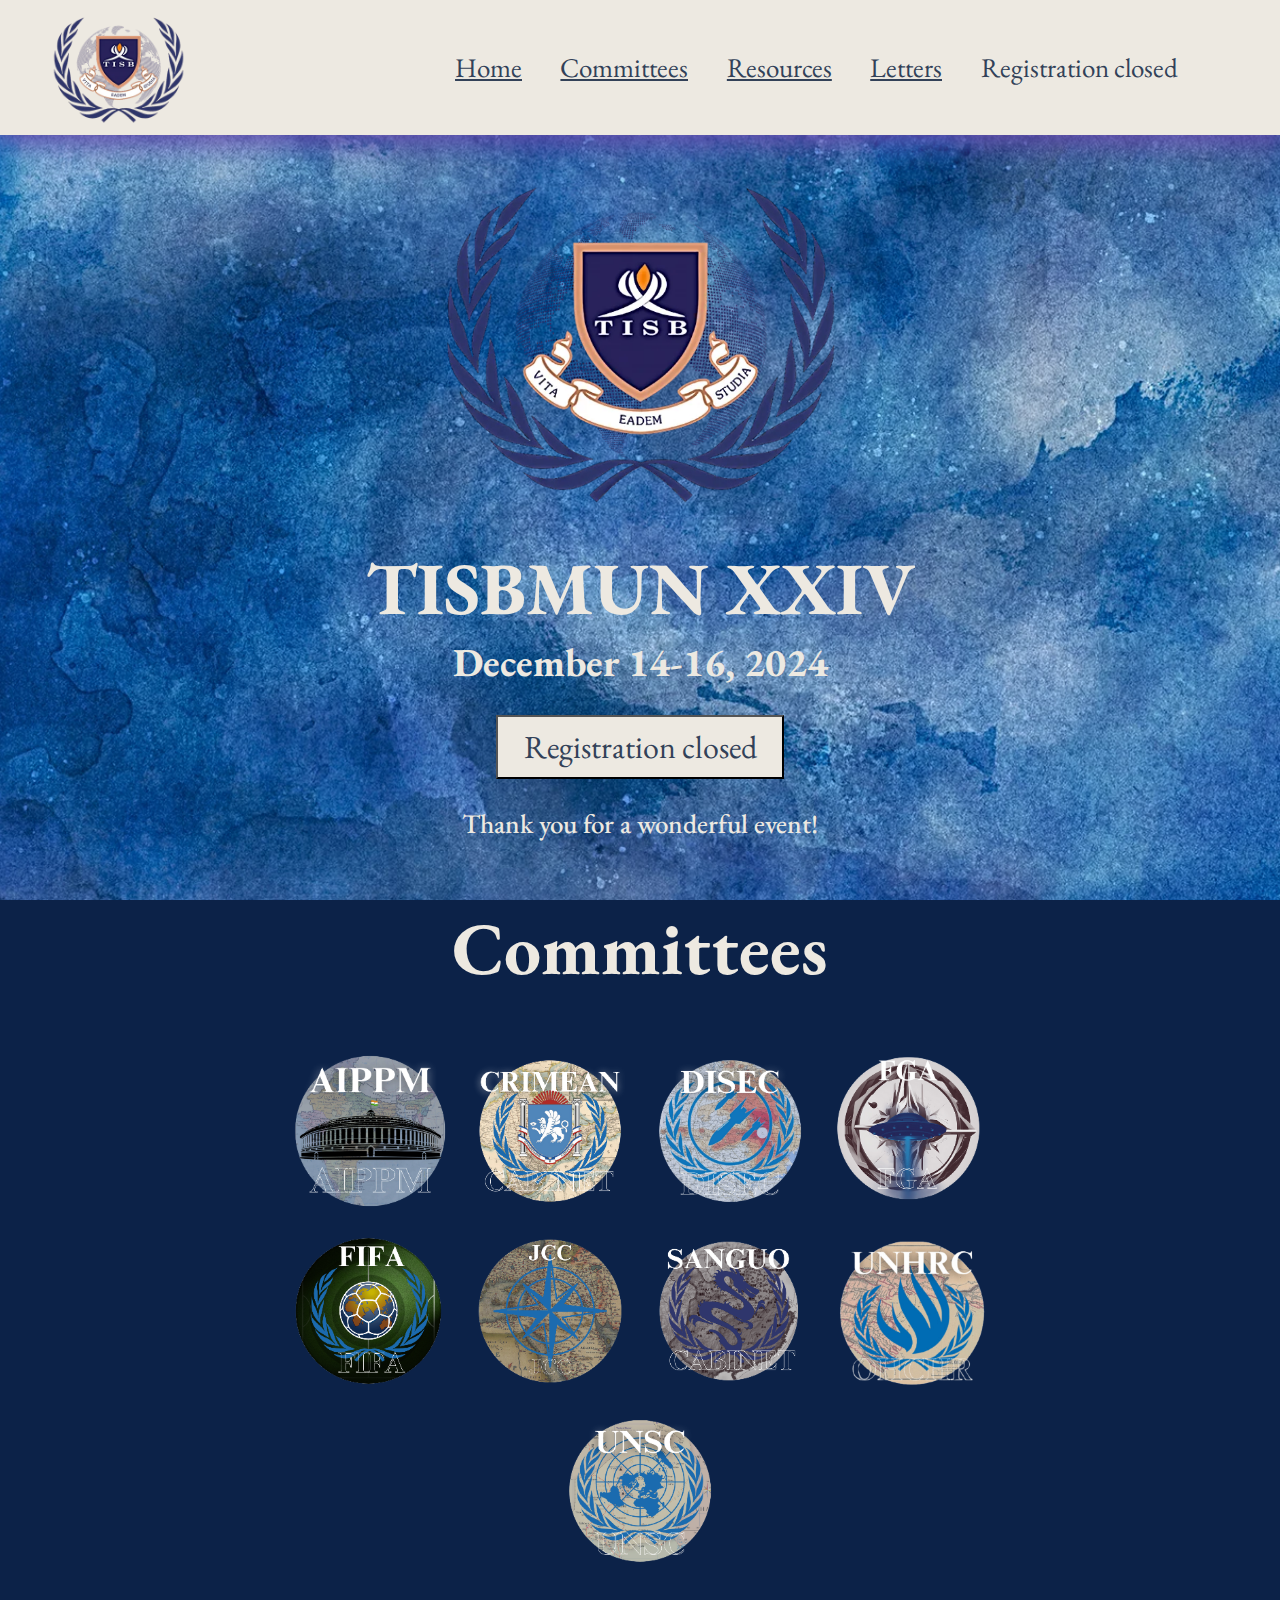
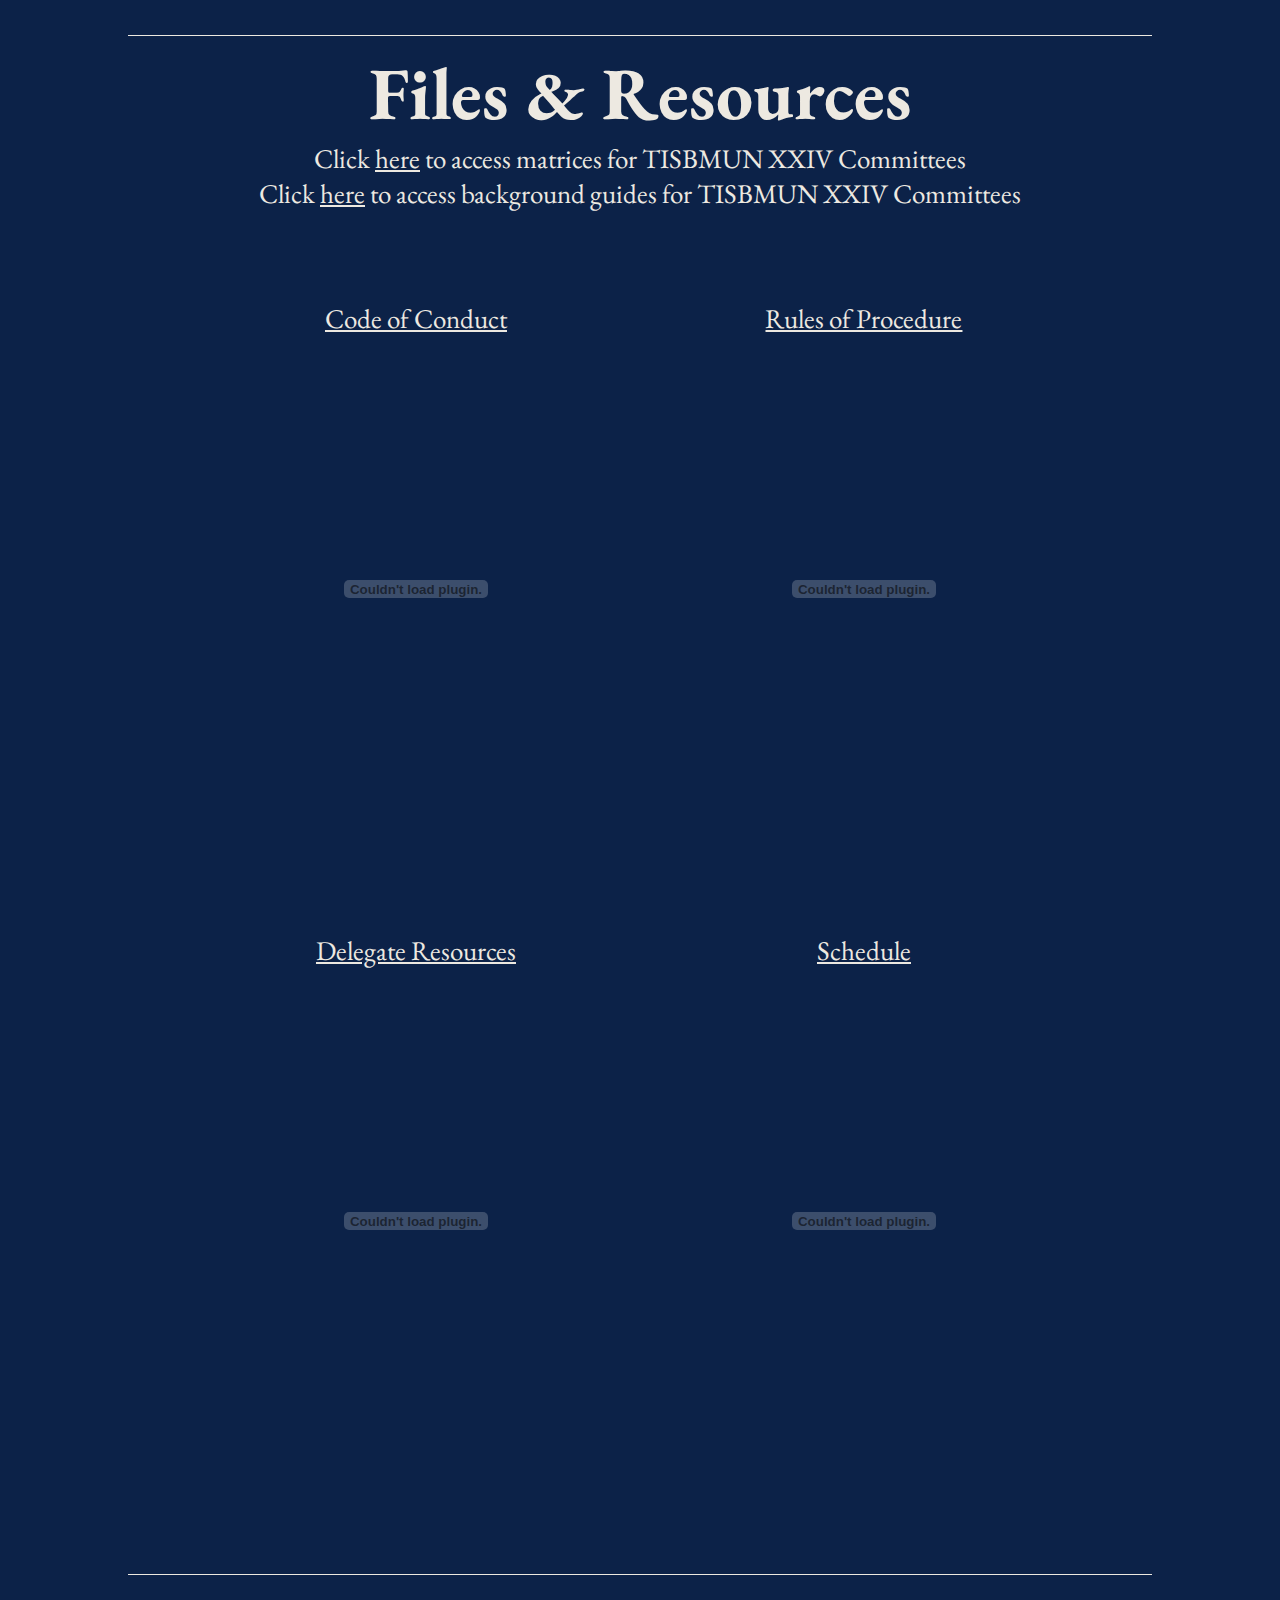
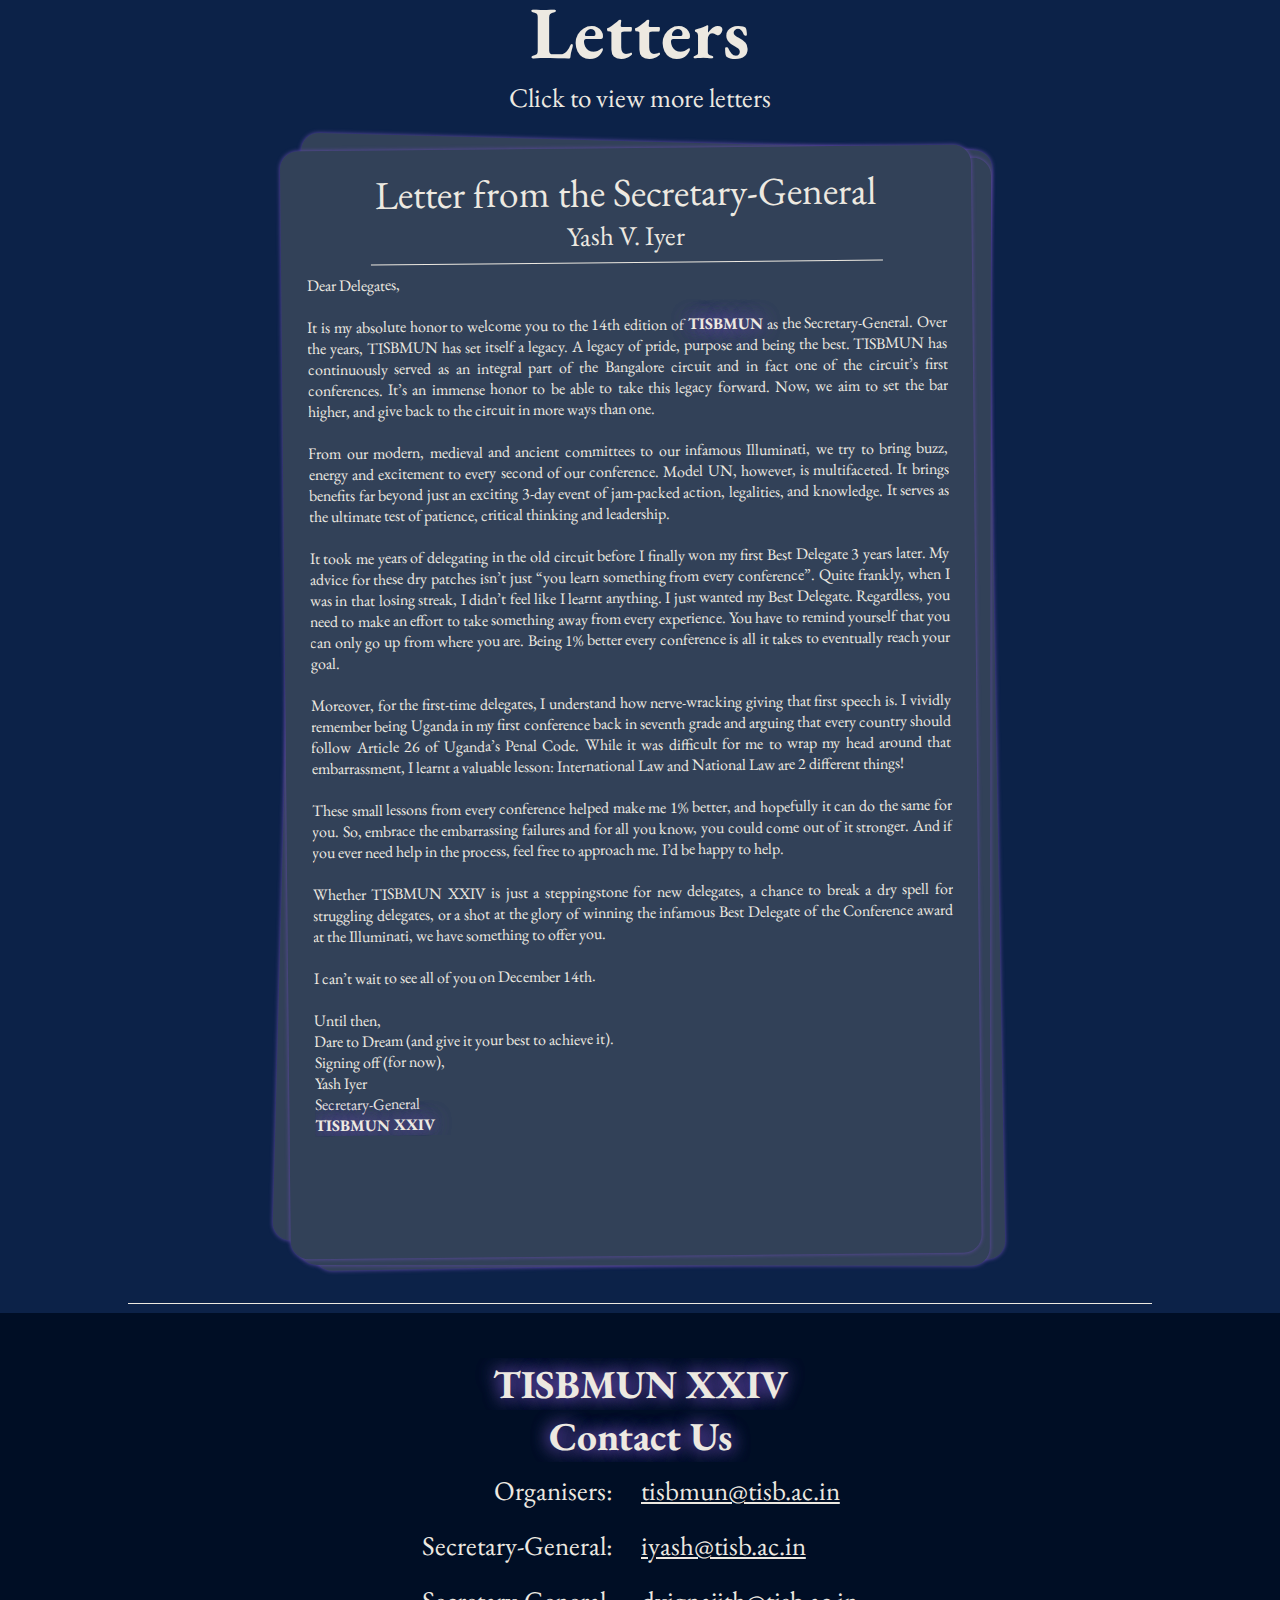
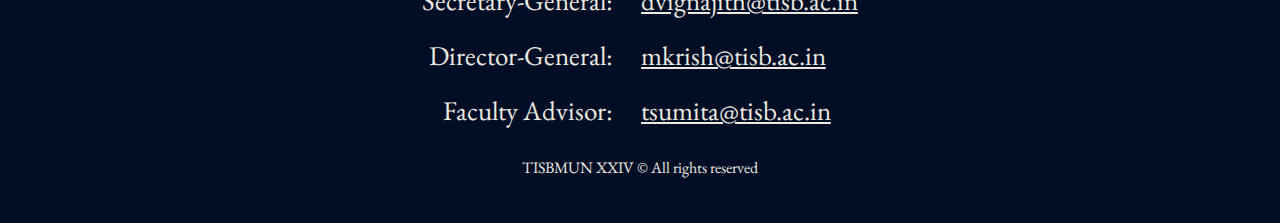
<file: index.html>
<!DOCTYPE html>
<html lang="en">
<head>
    <!-- Google tag (gtag.js) -->
    <script async src="https://www.googletagmanager.com/gtag/js?id=G-0DMDKBRGB9"></script>
    <script>
      window.dataLayer = window.dataLayer || [];
      function gtag(){dataLayer.push(arguments);}
      gtag('js', new Date());
    
      gtag('config', 'G-0DMDKBRGB9');
    </script>
    <meta charset="UTF-8">
    <meta name="viewport" content="width=device-width, initial-scale=1.0">
    <title>TISBMUN XXIV</title>
    <link rel="stylesheet" href="/styles/global.css">
    
    <link rel="preconnect" href="https://fonts.googleapis.com">
    <link rel="preconnect" href="https://fonts.gstatic.com" crossorigin>
    <link href="https://fonts.googleapis.com/css2?family=EB+Garamond:ital,wght@0,400..800;1,400..800&family=Saira+Stencil+One&display=swap" rel="stylesheet">
</head>
<body>
    <script src="/main.js"></script>
    <div class="container" id="frontpagecontainer">
        <div id="navbar">
            <div id="logoholder">
                <img src="/assets/logo_mun.webp" alt="TISBMUN Logo">
            </div>
            <div id="spacer"></div>
            <div id="linkholder">
                <a href="/">Home</a>
                <a href="/#committees">Committees</a>
                <a href="/#files">Resources</a>
                <a href="/#letters">Letters</a>
                <a target="_blank">Registration closed</a>
            </div>
        </div>
        <div id="frontpage">
            <div><img src="/assets/logo_mun.webp" alt="TISBMUN Logo"></div>
            <div>
                <h1>TISBMUN XXIV</h1>
                <h2>December 14-16, 2024</h2>
                <div id="buttondiv"><a target="_blank"><button>Registration closed</button></a></div>
                <h4 style="font-weight: 500;">Thank you for a wonderful event!</h4>
            </div>
        </div>
    </div>
    <div class="container">
        <h1 id="committees">Committees</h1>
        <div class="container" id="cont_comm_logos">
            <a href="/committee/aippm.html"><img loading="eager" src="/assets/comm_logos/AIPPM.png" alt="AIPPM"></a>
            <a href="/committee/cc.html"><img loading="eager" src="/assets/comm_logos/CC.png" alt="Crimean Cabinet"></a>
            <a href="/committee/disec.html"><img loading="eager" src="/assets/comm_logos/DISEC.png" alt="DISEC"></a>
            <a href="/committee/fga.html"><img loading="eager" src="/assets/comm_logos/FGA.png" alt="FGA"></a>
            <a href="/committee/fifa.html"><img loading="eager" src="/assets/comm_logos/FIFA.png" alt="FIFA"></a>
            <!-- <a href="/committee/icj.html"><img loading="eager" src="/assets/comm_logos/ICJ.png" alt="ICJ"></a> -->
            <a href="/committee/jcc.html"><img loading="eager" src="/assets/comm_logos/JCC.png" alt="JCC"></a>
            <a href="/committee/sanguo.html"><img loading="eager" src="/assets/comm_logos/SANGUO.png" alt="Sanguo"></a>
            <a href="/committee/unhrc.html"><img loading="eager" src="/assets/comm_logos/UNHRC.png" alt="UNHRC"></a>
            <a href="/committee/unsc.html"><img loading="eager" src="/assets/comm_logos/UNSC.png" alt="UNSC"></a>
        </div>
        <div class="hl"></div>
        <h1 id="files">Files & Resources</h1>
        <h4>Click <a href="https://drive.google.com/drive/folders/1lToMjqTuqNXIbnj9JhPtK-RyIFQQM6HC?usp=sharing">here</a> to access matrices for TISBMUN XXIV Committees</h4>
        <h4>Click <a href="https://drive.google.com/drive/folders/1rBf0FVb40vspraFeqE-4cva0cTT4NVJs?usp=sharing">here</a> to access background guides for TISBMUN XXIV Committees</h4>
        <div class="container" id="cont_files">
<!--             <div>
                <a href="/assets/files/TISBMUN XXIV Brochure.pdf" target="_blank"><h4>Full Brochure</h4></a>
                <embed src="/assets/files/TISBMUN XXIV Brochure.pdf#view=fitH">
            </div> -->
            <div>
                <a href="/assets/files/TISBMUN XXIV Code of Conduct.pdf" target="_blank"><h4>Code of Conduct</h4></a>
                <embed src="/assets/files/TISBMUN XXIV Code of Conduct.pdf#view=fitH">
            </div>
            <div>
                <a href="/assets/files/TISBMUN XXIV Rules of Procedure.pdf" target="_blank"><h4>Rules of Procedure</h4></a>
                <embed src="/assets/files/TISBMUN XXIV Rules of Procedure.pdf#view=fitH">
            </div>
            <div>
                <a href="/assets/files/TISBMUN XXIV Delegate Resources.pdf" target="_blank"><h4>Delegate Resources</h4></a>
                <embed src="/assets/files/TISBMUN XXIV Delegate Resources.pdf#view=fitH">
            </div>
            <div>
                <a href="/assets/files/TISBMUN XXIV Schedule.pdf" target="_blank"><h4>Schedule</h4></a>
                <embed src="/assets/files/TISBMUN XXIV Schedule.pdf#view=fitH">
            </div>
        </div>
        <div class="hl"></div>
        <h1 id="letters">Letters</h1>
        <h4>Click to view more letters</h4>
        <div class="container" id="cont_letters">
            <div class="article halfwidth letter" style="z-index: 4;">
                <h3>Letter from the Secretary-General</h3>
                <h4>Yash V. Iyer</h4>
                <div class="hl"></div>
                <p id="letter_sg_1"></p>
            </div>
            <div class="article halfwidth letter" style="z-index: 3;">
                <h3>Letter from the Secretary-General</h3>
                <h4>Vighnajith D. Reddy</h4>
                <div class="hl"></div>
                <p id="letter_sg_2"></p>
            </div>
            <div class="article halfwidth letter" style="z-index: 2;">
                <h3>Letter from the Director-General</h3>
                <h4>Krish S. Mehta</h4>
                <div class="hl"></div>
                <p id="letter_dg"></p>
            </div>
            <div class="article halfwidth letter" style="z-index: 1;">
                <h3>Letter from the Faculty Advisor</h3>
                <h4>Ms. Sumita Tambi</h4>
                <div class="hl"></div>
                <p id="letter_fa"></p>
            </div>
        </div>
        <div class="hl"></div>
    </div>
    <div class="container" id="footercontainer">
        <h2><span class="glowy">TISBMUN XXIV</span></h2>
        <h2><span class="glowy">Contact Us</span></h2>
        <table>
            <tr>
                <th class="leftcol"><h4>Organisers:</h4></th>
                <th class="rightcol"><a href="mailto:tisbmun@tisb.ac.in"><h4>tisbmun@tisb.ac.in</h4></a></th>
            </tr>
            <tr>
                <th class="leftcol"><h4>Secretary-General:</h4></th>
                <th class="rightcol"><a href="mailto:iyash@tisb.ac.in"><h4>iyash@tisb.ac.in</h4></a></th>
            </tr>
            <tr>
                <th class="leftcol"><h4>Secretary-General:</h4></th>
                <th class="rightcol"><a href="mailto:dvignajith@tisb.ac.in"><h4>dvignajith@tisb.ac.in</h4></a></th>
            </tr>
            <tr>
                <th class="leftcol"><h4>Director-General:</h4></th>
                <th class="rightcol"><a href="mailto:mkrish@tisb.ac.in"><h4>mkrish@tisb.ac.in</h4></a></th>
            </tr>
            <tr>
                <th class="leftcol"><h4>Faculty Advisor:</h4></th>
                <th class="rightcol"><a href="mailto:tsumita@tisb.ac.in"><h4>tsumita@tisb.ac.in</h4></a></th>
            </tr>
        </table>
        <p style="justify-self: center; padding-top: 2vh;">TISBMUN XXIV &#169; All rights reserved</p>
    </div>
</body>
</html>
</file>
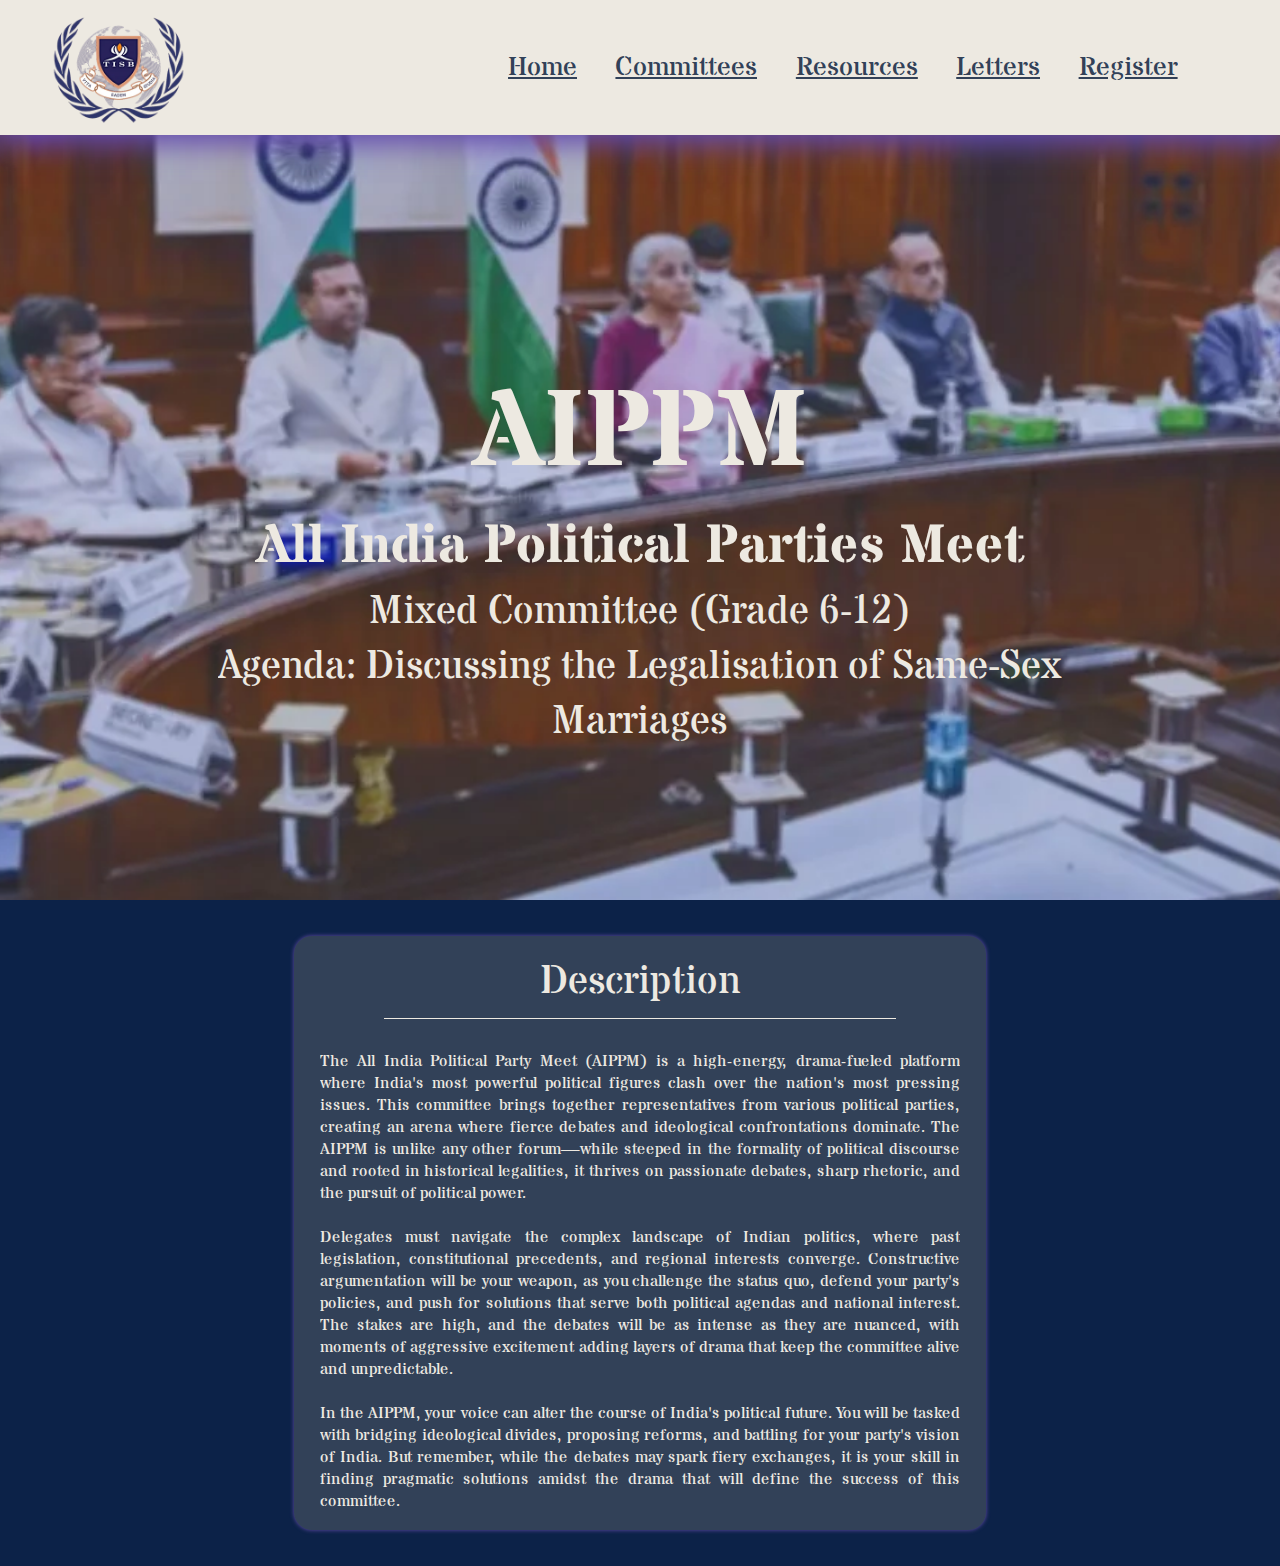
<file: committee/aippm.html>
<!DOCTYPE html>
<html lang="en">
<head>
    <!-- Google tag (gtag.js) -->
    <script async src="https://www.googletagmanager.com/gtag/js?id=G-0DMDKBRGB9"></script>
    <script>
      window.dataLayer = window.dataLayer || [];
      function gtag(){dataLayer.push(arguments);}
      gtag('js', new Date());
    
      gtag('config', 'G-0DMDKBRGB9');
    </script>
    
    <meta charset="UTF-8">
    <meta name="viewport" content="width=device-width, initial-scale=1.0">
    <title>TISBMUN XXIV | AIPPM</title>
    <link rel="stylesheet" href="/styles/global.css">
    <link rel="stylesheet" href="/styles/committee.css">
    
    <link rel="preconnect" href="https://fonts.googleapis.com">
    <link rel="preconnect" href="https://fonts.gstatic.com" crossorigin>
    <link href="https://fonts.googleapis.com/css2?family=EB+Garamond:ital,wght@0,400..800;1,400..800&family=Stardos+Stencil:wght@400;700&display=swap" rel="stylesheet">
</head>
<body>
    <script src="/main.js"></script>
    <div class="container commcontainer" id="aippm">
        <div id="navbar">
            <div id="logoholder">
                <img src="/assets/logo_mun.webp" alt="TISBMUN Logo">
            </div>
            <div id="spacer"></div>
            <div id="linkholder">
                <a href="/">Home</a>
                <a href="/#committees">Committees</a>
                <a href="/#files">Resources</a>
                <a href="/#letters">Letters</a>
                <a href="https://events.tisb.org/mun/">Register</a>
            </div>
        </div>
        <div id="frontpage">
            <!-- <div><img src="/assets/comm_logos/AIPPM.png" alt="AIPPM Logo"></div> -->
            <div></div>
            <div>
                <h1>AIPPM</h1>
                <h2>All India Political Parties Meet</h2>
                <h3>Mixed Committee (Grade 6-12)</h3>
                <h3>Agenda: Discussing the Legalisation of Same-Sex Marriages</h3>
            </div>
        </div>
    </div>
    <div class="container">
        <div class="container">
            <div class="article halfwidth letter" style="z-index: 3;">
                <h3>Description</h3>
                <div class="hl"></div>
                <p>
<br>
The All India Political Party Meet (AIPPM) is a high-energy, drama-fueled platform where
India's most powerful political figures clash over the nation's most pressing issues. This
committee brings together representatives from various political parties, creating an arena
where fierce debates and ideological confrontations dominate. The AIPPM is unlike any
other forum—while steeped in the formality of political discourse and rooted in historical
legalities, it thrives on passionate debates, sharp rhetoric, and the pursuit of political power.
<br><br>
Delegates must navigate the complex landscape of Indian politics, where past legislation,
constitutional precedents, and regional interests converge. Constructive argumentation will be
your weapon, as you challenge the status quo, defend your party's policies, and push for
solutions that serve both political agendas and national interest. The stakes are high, and the
debates will be as intense as they are nuanced, with moments of aggressive excitement
adding layers of drama that keep the committee alive and unpredictable.
<br><br>
In the AIPPM, your voice can alter the course of India's political future. You will be tasked
with bridging ideological divides, proposing reforms, and battling for your party's vision of
India. But remember, while the debates may spark fiery exchanges, it is your skill in finding
pragmatic solutions amidst the drama that will define the success of this committee.
                </p>
            </div>
        </div>
    </div>
</body>
</html>
</file>
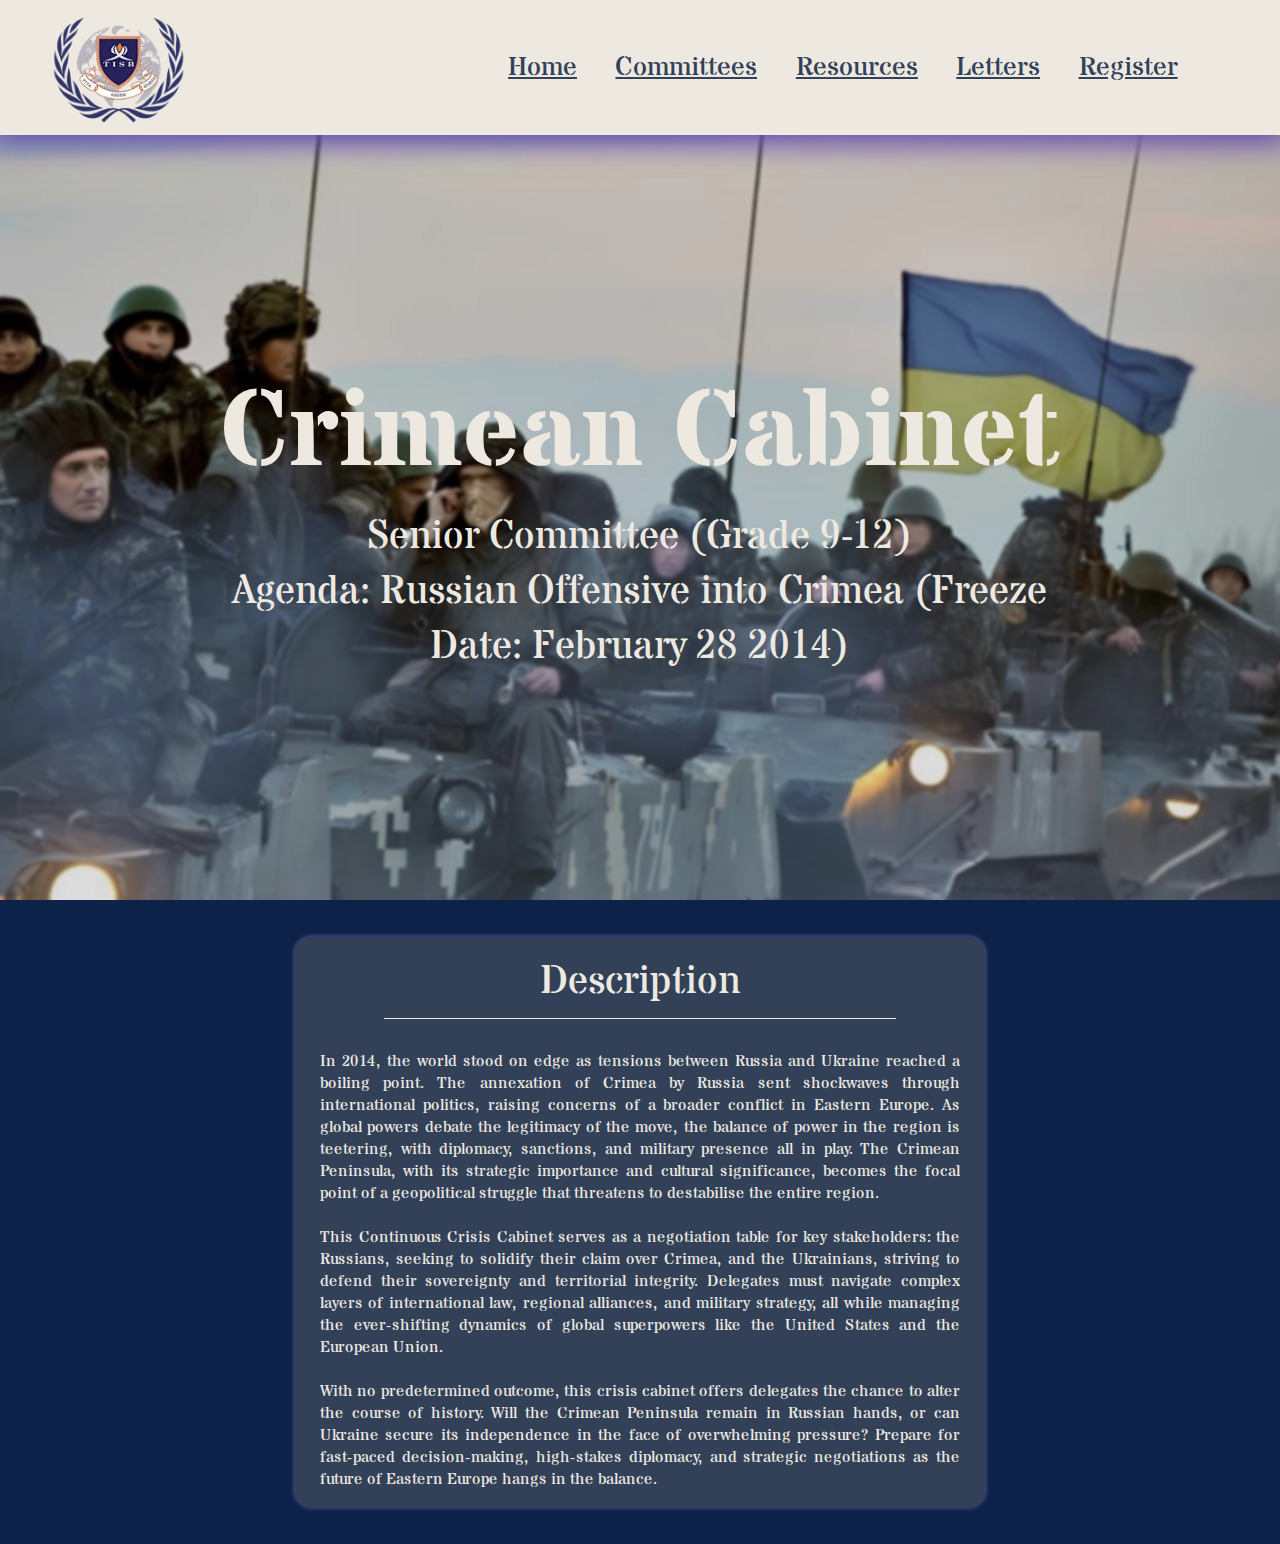
<file: committee/cc.html>
<!DOCTYPE html>
<html lang="en">
<head>
    <!-- Google tag (gtag.js) -->
    <script async src="https://www.googletagmanager.com/gtag/js?id=G-0DMDKBRGB9"></script>
    <script>
      window.dataLayer = window.dataLayer || [];
      function gtag(){dataLayer.push(arguments);}
      gtag('js', new Date());
    
      gtag('config', 'G-0DMDKBRGB9');
    </script>
    
    <meta charset="UTF-8">
    <meta name="viewport" content="width=device-width, initial-scale=1.0">
    <title>TISBMUN XXIV | Crimean Cabinet</title>
    <link rel="stylesheet" href="/styles/global.css">
    <link rel="stylesheet" href="/styles/committee.css">

    <link rel="preconnect" href="https://fonts.googleapis.com">
    <link rel="preconnect" href="https://fonts.gstatic.com" crossorigin>
    <link href="https://fonts.googleapis.com/css2?family=EB+Garamond:ital,wght@0,400..800;1,400..800&family=Stardos+Stencil:wght@400;700&display=swap" rel="stylesheet">
</head>
<body>
    <script src="/main.js"></script>
    <div class="container commcontainer" id="cc">
        <div id="navbar">
            <div id="logoholder">
                <img src="/assets/logo_mun.webp" alt="TISBMUN Logo">
            </div>
            <div id="spacer"></div>
            <div id="linkholder">
                <a href="/">Home</a>
                <a href="/#committees">Committees</a>
                <a href="/#files">Resources</a>
                <a href="/#letters">Letters</a>
                <a href="https://events.tisb.org/mun/">Register</a>
            </div>
        </div>
        <div id="frontpage">
            <div></div>
            <div>
                <h1>Crimean Cabinet</h1>
                <h2></h2>
                <h3>Senior Committee (Grade 9-12)</h3>
                <h3>Agenda: Russian Offensive into Crimea (Freeze Date: February 28 2014)</h3>
            </div>
        </div>
    </div>
    <div class="container">
        <div class="container">
            <div class="article halfwidth letter" style="z-index: 3;">
                <h3>Description</h3>
                <div class="hl"></div>
                <p>
<br>
In 2014, the world stood on edge as tensions between Russia and Ukraine reached a boiling
point. The annexation of Crimea by Russia sent shockwaves through international politics,
raising concerns of a broader conflict in Eastern Europe. As global powers debate the
legitimacy of the move, the balance of power in the region is teetering, with diplomacy,
sanctions, and military presence all in play. The Crimean Peninsula, with its strategic
importance and cultural significance, becomes the focal point of a geopolitical struggle that
threatens to destabilise the entire region.
<br><br>
This Continuous Crisis Cabinet serves as a negotiation table for key stakeholders: the
Russians, seeking to solidify their claim over Crimea, and the Ukrainians, striving to defend
their sovereignty and territorial integrity. Delegates must navigate complex layers of
international law, regional alliances, and military strategy, all while managing the
ever-shifting dynamics of global superpowers like the United States and the European Union.
<br><br>
With no predetermined outcome, this crisis cabinet offers delegates the chance to alter the
course of history. Will the Crimean Peninsula remain in Russian hands, or can Ukraine secure
its independence in the face of overwhelming pressure? Prepare for fast-paced
decision-making, high-stakes diplomacy, and strategic negotiations as the future of Eastern
Europe hangs in the balance.
                </p>
            </div>
        </div>
    </div>
</body>
</html>
</file>
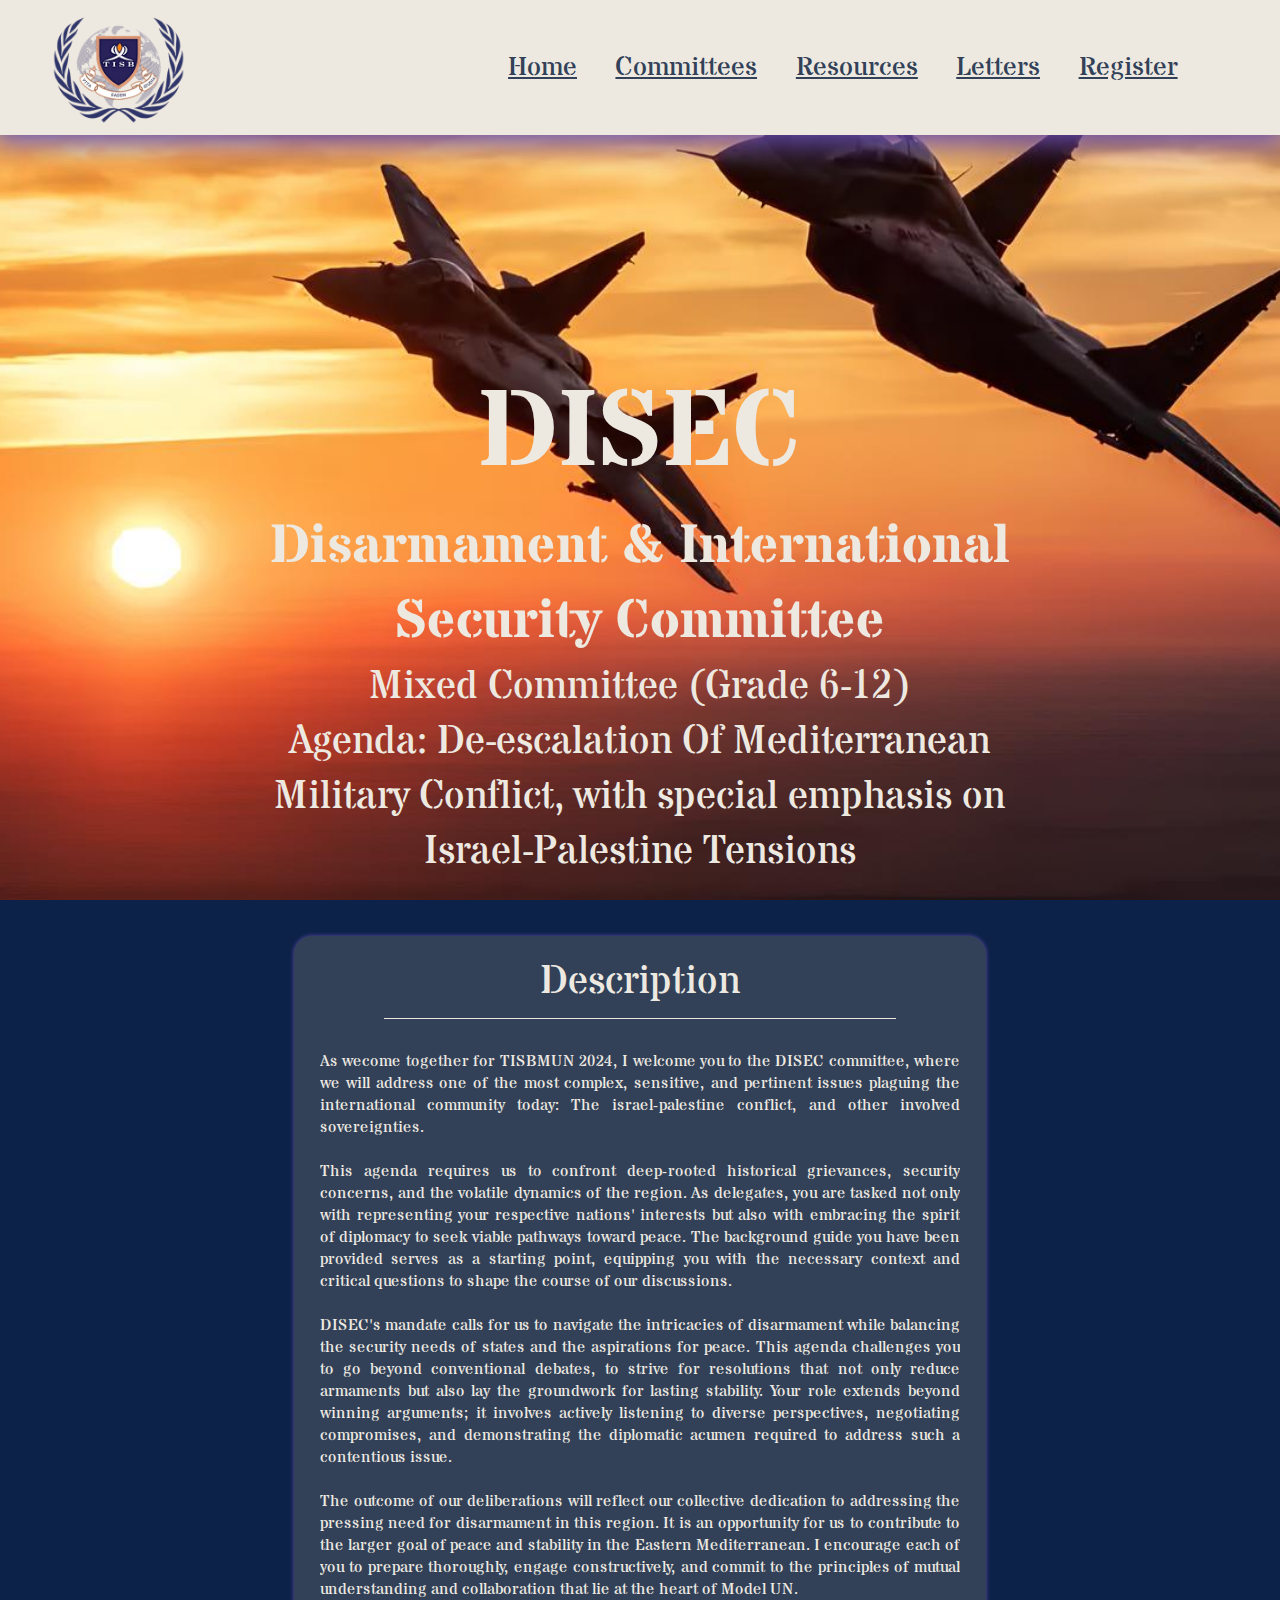
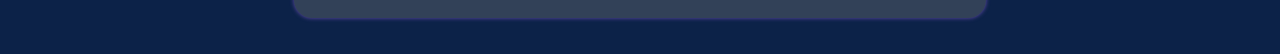
<file: committee/disec.html>
<!DOCTYPE html>
<html lang="en">
<head>
    <!-- Google tag (gtag.js) -->
    <script async src="https://www.googletagmanager.com/gtag/js?id=G-0DMDKBRGB9"></script>
    <script>
      window.dataLayer = window.dataLayer || [];
      function gtag(){dataLayer.push(arguments);}
      gtag('js', new Date());
    
      gtag('config', 'G-0DMDKBRGB9');
    </script>
    
    <meta charset="UTF-8">
    <meta name="viewport" content="width=device-width, initial-scale=1.0">
    <title>TISBMUN XXIV | DISEC</title>
    <link rel="stylesheet" href="/styles/global.css">
    <link rel="stylesheet" href="/styles/committee.css">

    <link rel="preconnect" href="https://fonts.googleapis.com">
    <link rel="preconnect" href="https://fonts.gstatic.com" crossorigin>
    <link href="https://fonts.googleapis.com/css2?family=EB+Garamond:ital,wght@0,400..800;1,400..800&family=Stardos+Stencil:wght@400;700&display=swap" rel="stylesheet">
</head>
<body>
    <script src="/main.js"></script>
    <div class="container commcontainer" id="disec">
        <div id="navbar">
            <div id="logoholder">
                <img src="/assets/logo_mun.webp" alt="TISBMUN Logo">
            </div>
            <div id="spacer"></div>
            <div id="linkholder">
                <a href="/">Home</a>
                <a href="/#committees">Committees</a>
                <a href="/#files">Resources</a>
                <a href="/#letters">Letters</a>
                <a href="https://events.tisb.org/mun/">Register</a>
            </div>
        </div>
        <div id="frontpage">
            <div></div>
            <div>
                <h1>DISEC</h1>
                <h2>Disarmament & International Security Committee</h2>
                <h3>Mixed Committee (Grade 6-12)</h3>
                <h3>Agenda: De-escalation Of Mediterranean Military Conflict, with special emphasis on Israel-Palestine Tensions</h3>
            </div>
        </div>
    </div>
    <div class="container">
        <div class="container">
            <div class="article halfwidth letter" style="z-index: 3;">
                <h3>Description</h3>
                <div class="hl"></div>
                <p>
<br>
As wecome together for TISBMUN 2024, I welcome you to the DISEC committee, where
we will address one of the most complex, sensitive, and pertinent issues plaguing the
international community today: The israel-palestine conflict, and other involved
sovereignties.
<br><br>
This agenda requires us to confront deep-rooted historical grievances, security concerns, and
the volatile dynamics of the region. As delegates, you are tasked not only with representing
your respective nations' interests but also with embracing the spirit of diplomacy to seek
viable pathways toward peace. The background guide you have been provided serves as a
starting point, equipping you with the necessary context and critical questions to shape the
course of our discussions.
<br><br>
DISEC's mandate calls for us to navigate the intricacies of disarmament while balancing the
security needs of states and the aspirations for peace. This agenda challenges you to go
beyond conventional debates, to strive for resolutions that not only reduce armaments but
also lay the groundwork for lasting stability. Your role extends beyond winning arguments; it
involves actively listening to diverse perspectives, negotiating compromises, and
demonstrating the diplomatic acumen required to address such a contentious issue.
<br><br>
The outcome of our deliberations will reflect our collective dedication to addressing the
pressing need for disarmament in this region. It is an opportunity for us to contribute to the
larger goal of peace and stability in the Eastern Mediterranean. I encourage each of you to
prepare thoroughly, engage constructively, and commit to the principles of mutual
understanding and collaboration that lie at the heart of Model UN.
                </p>
            </div>
        </div>
    </div>
</body>
</html>
</file>
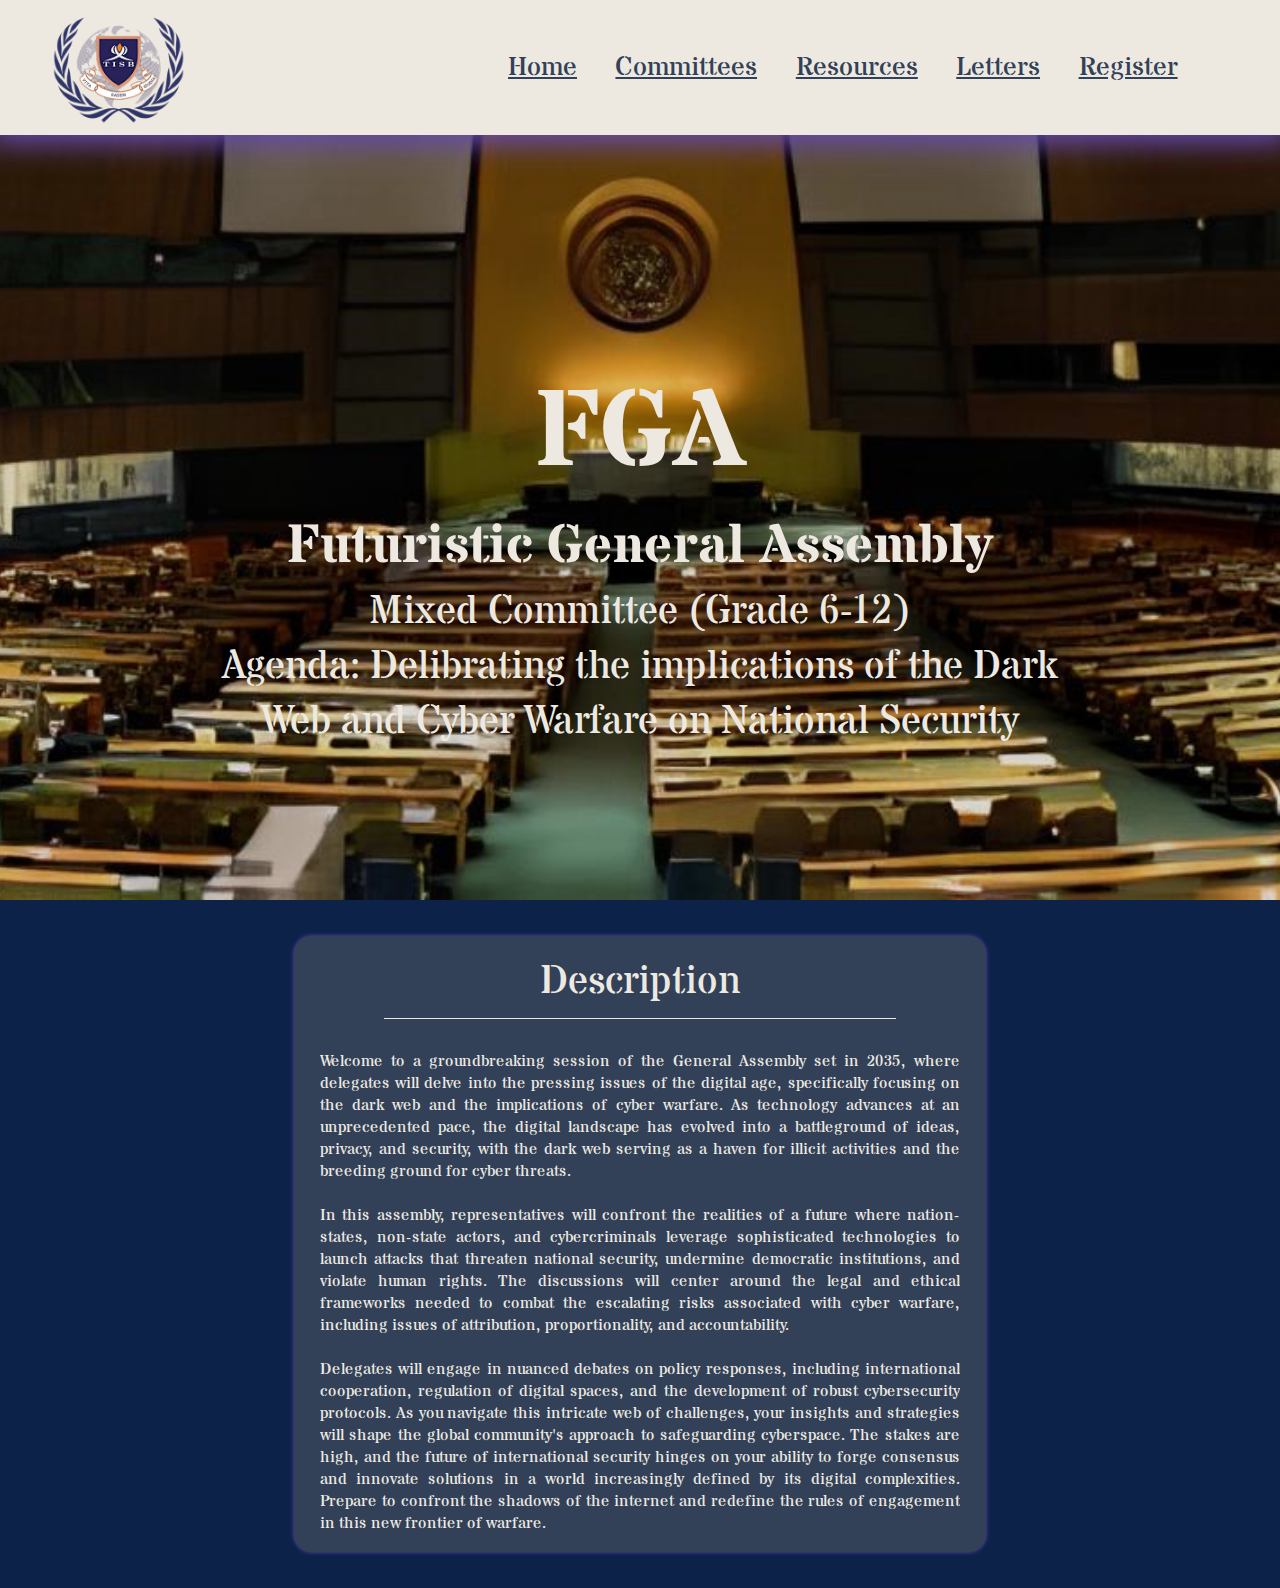
<file: committee/fga.html>
<!DOCTYPE html>
<html lang="en">
<head>
    <!-- Google tag (gtag.js) -->
    <script async src="https://www.googletagmanager.com/gtag/js?id=G-0DMDKBRGB9"></script>
    <script>
      window.dataLayer = window.dataLayer || [];
      function gtag(){dataLayer.push(arguments);}
      gtag('js', new Date());
    
      gtag('config', 'G-0DMDKBRGB9');
    </script>
    
    <meta charset="UTF-8">
    <meta name="viewport" content="width=device-width, initial-scale=1.0">
    <title>TISBMUN XXIV | FGA</title>
    <link rel="stylesheet" href="/styles/global.css">
    <link rel="stylesheet" href="/styles/committee.css">

    <link rel="preconnect" href="https://fonts.googleapis.com">
    <link rel="preconnect" href="https://fonts.gstatic.com" crossorigin>
    <link href="https://fonts.googleapis.com/css2?family=EB+Garamond:ital,wght@0,400..800;1,400..800&family=Stardos+Stencil:wght@400;700&display=swap" rel="stylesheet">
</head>
<body>
    <script src="/main.js"></script>
    <div class="container commcontainer" id="fga">
        <div id="navbar">
            <div id="logoholder">
                <img src="/assets/logo_mun.webp" alt="TISBMUN Logo">
            </div>
            <div id="spacer"></div>
            <div id="linkholder">
                <a href="/">Home</a>
                <a href="/#committees">Committees</a>
                <a href="/#files">Resources</a>
                <a href="/#letters">Letters</a>
                <a href="https://events.tisb.org/mun/">Register</a>
            </div>
        </div>
        <div id="frontpage">
            <!-- <div><img src="/assets/comm_logos/AIPPM.png" alt="AIPPM Logo"></div> -->
            <div></div>
            <div>
                <h1>FGA</h1>
                <h2>Futuristic General Assembly</h2>
                <h3>Mixed Committee (Grade 6-12)</h3>
                <h3>Agenda: Delibrating the implications of the Dark Web and Cyber Warfare on National Security</h3>
            </div>
        </div>
    </div>
    <div class="container">
        <div class="container">
            <div class="article halfwidth letter" style="z-index: 3;">
                <h3>Description</h3>
                <div class="hl"></div>
                <p>
<br>
Welcome to a groundbreaking session of the General Assembly set in 2035, where delegates
will delve into the pressing issues of the digital age, specifically focusing on the dark web
and the implications of cyber warfare. As technology advances at an unprecedented pace, the
digital landscape has evolved into a battleground of ideas, privacy, and security, with the dark
web serving as a haven for illicit activities and the breeding ground for cyber threats.
<br><br>
In this assembly, representatives will confront the realities of a future where nation-states,
non-state actors, and cybercriminals leverage sophisticated technologies to launch attacks that
threaten national security, undermine democratic institutions, and violate human rights. The
discussions will center around the legal and ethical frameworks needed to combat the
escalating risks associated with cyber warfare, including issues of attribution, proportionality,
and accountability.
<br><br>
Delegates will engage in nuanced debates on policy responses, including international
cooperation, regulation of digital spaces, and the development of robust cybersecurity
protocols. As you navigate this intricate web of challenges, your insights and strategies will
shape the global community's approach to safeguarding cyberspace. The stakes are high, and
the future of international security hinges on your ability to forge consensus and innovate
solutions in a world increasingly defined by its digital complexities. Prepare to confront the
shadows of the internet and redefine the rules of engagement in this new frontier of warfare.
                </p>
            </div>
        </div>
    </div>
</body>
</html>
</file>
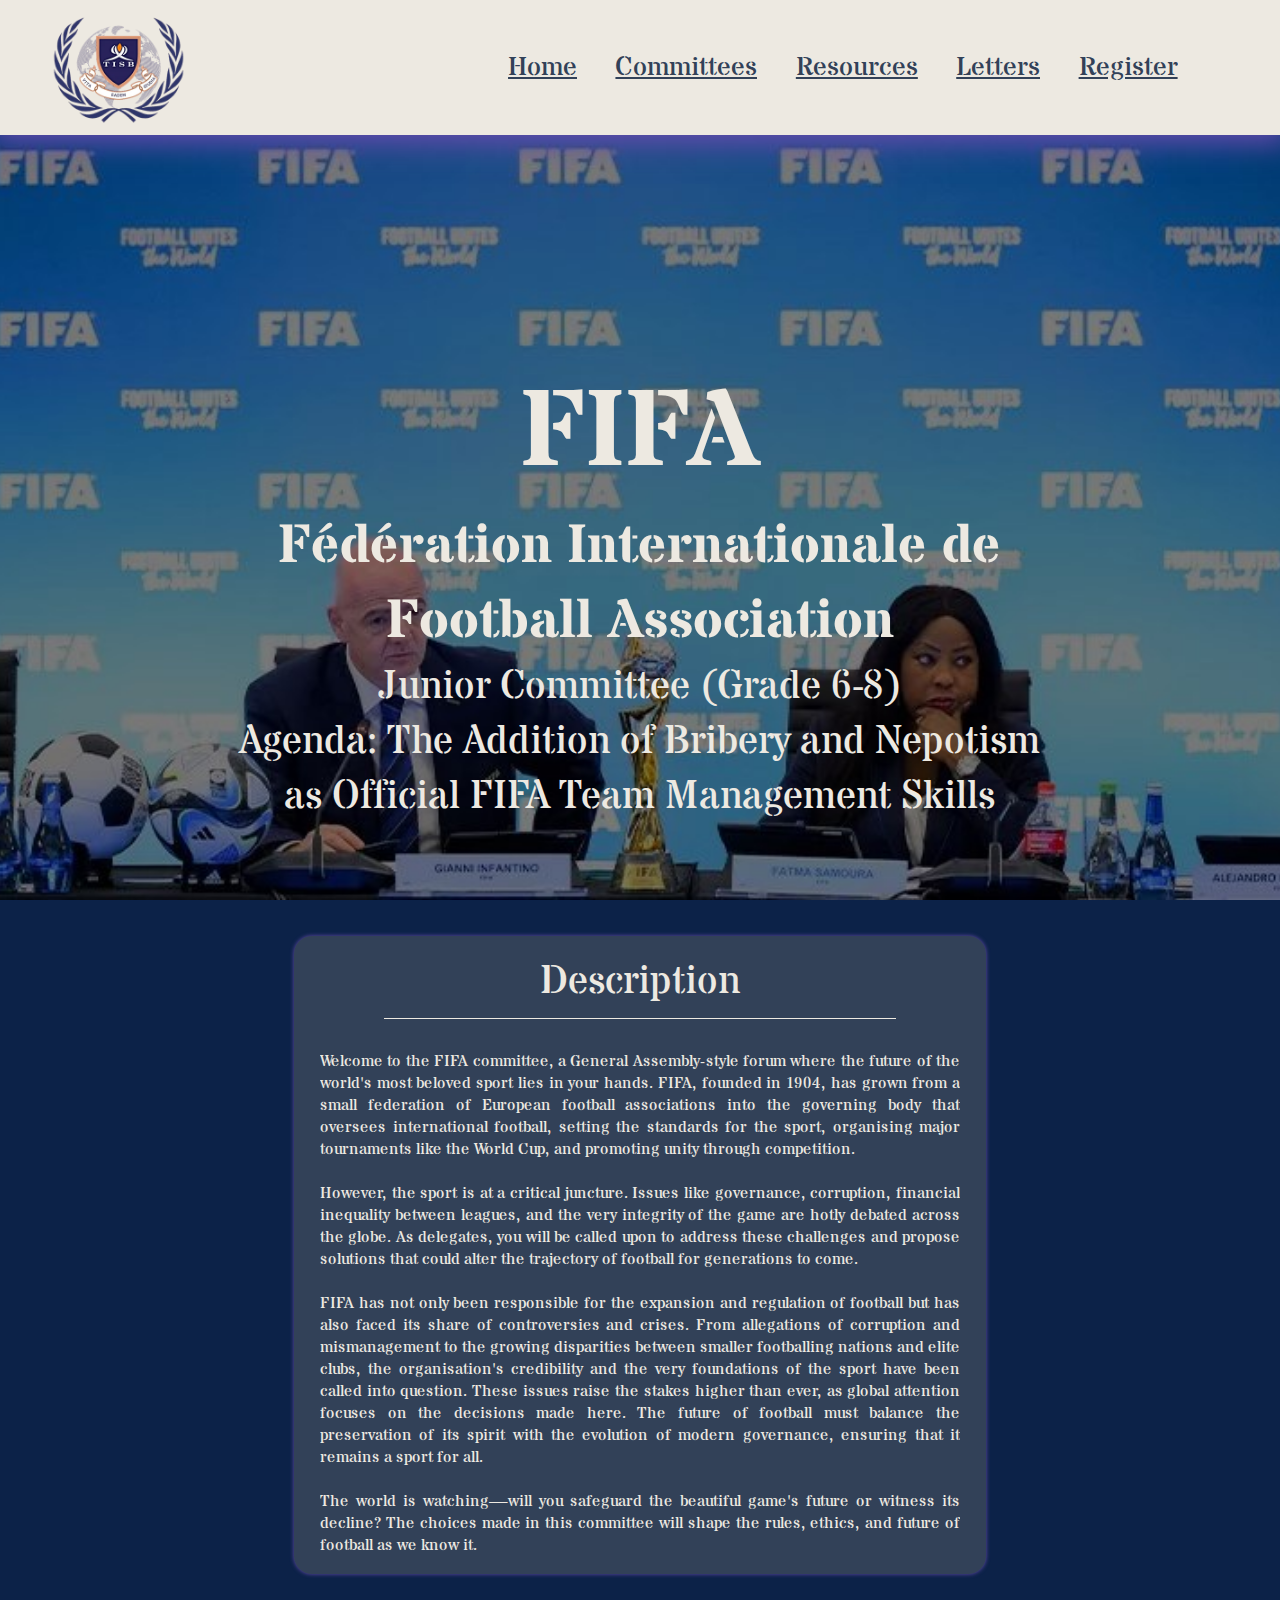
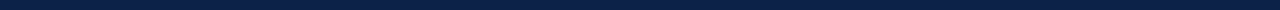
<file: committee/fifa.html>
<!DOCTYPE html>
<html lang="en">
<head>
    <!-- Google tag (gtag.js) -->
    <script async src="https://www.googletagmanager.com/gtag/js?id=G-0DMDKBRGB9"></script>
    <script>
      window.dataLayer = window.dataLayer || [];
      function gtag(){dataLayer.push(arguments);}
      gtag('js', new Date());
    
      gtag('config', 'G-0DMDKBRGB9');
    </script>
    
    <meta charset="UTF-8">
    <meta name="viewport" content="width=device-width, initial-scale=1.0">
    <title>TISBMUN XXIV | FIFA</title>
    <link rel="stylesheet" href="/styles/global.css">
    <link rel="stylesheet" href="/styles/committee.css">

    <link rel="preconnect" href="https://fonts.googleapis.com">
    <link rel="preconnect" href="https://fonts.gstatic.com" crossorigin>
    <link href="https://fonts.googleapis.com/css2?family=EB+Garamond:ital,wght@0,400..800;1,400..800&family=Stardos+Stencil:wght@400;700&display=swap" rel="stylesheet">
</head>
<body>
    <script src="/main.js"></script>
    <div class="container commcontainer" id="fifa">
        <div id="navbar">
            <div id="logoholder">
                <img src="/assets/logo_mun.webp" alt="TISBMUN Logo">
            </div>
            <div id="spacer"></div>
            <div id="linkholder">
                <a href="/">Home</a>
                <a href="/#committees">Committees</a>
                <a href="/#files">Resources</a>
                <a href="/#letters">Letters</a>
                <a href="https://events.tisb.org/mun/">Register</a>
            </div>
        </div>
        <div id="frontpage">
            <!-- <div><img src="/assets/comm_logos/AIPPM.png" alt="AIPPM Logo"></div> -->
            <div></div>
            <div>
                <h1>FIFA</h1>
                <h2>Fédération Internationale de Football Association</h2>
                <h3>Junior Committee (Grade 6-8)</h3>
                <h3>Agenda: The Addition of Bribery and Nepotism as Official FIFA Team Management Skills</h3>
            </div>
        </div>
    </div>
    <div class="container">
        <div class="container">
            <div class="article halfwidth letter" style="z-index: 3;">
                <h3>Description</h3>
                <div class="hl"></div>
                <p>
<br>
Welcome to the FIFA committee, a General Assembly-style forum where the future of the
world's most beloved sport lies in your hands. FIFA, founded in 1904, has grown from a
small federation of European football associations into the governing body that oversees
international football, setting the standards for the sport, organising major tournaments like
the World Cup, and promoting unity through competition.
<br><br>
However, the sport is at a critical juncture. Issues like governance, corruption, financial
inequality between leagues, and the very integrity of the game are hotly debated across the
globe. As delegates, you will be called upon to address these challenges and propose
solutions that could alter the trajectory of football for generations to come.
<br><br>
FIFA has not only been responsible for the expansion and regulation of football but has also
faced its share of controversies and crises. From allegations of corruption and
mismanagement to the growing disparities between smaller footballing nations and elite
clubs, the organisation's credibility and the very foundations of the sport have been called
into question. These issues raise the stakes higher than ever, as global attention focuses on the
decisions made here. The future of football must balance the preservation of its spirit with the
evolution of modern governance, ensuring that it remains a sport for all.
<br><br>
The world is watching—will you safeguard the beautiful game's future or witness its decline?
The choices made in this committee will shape the rules, ethics, and future of football as we
know it.
                </p>
            </div>
        </div>
    </div>
</body>
</html>
</file>
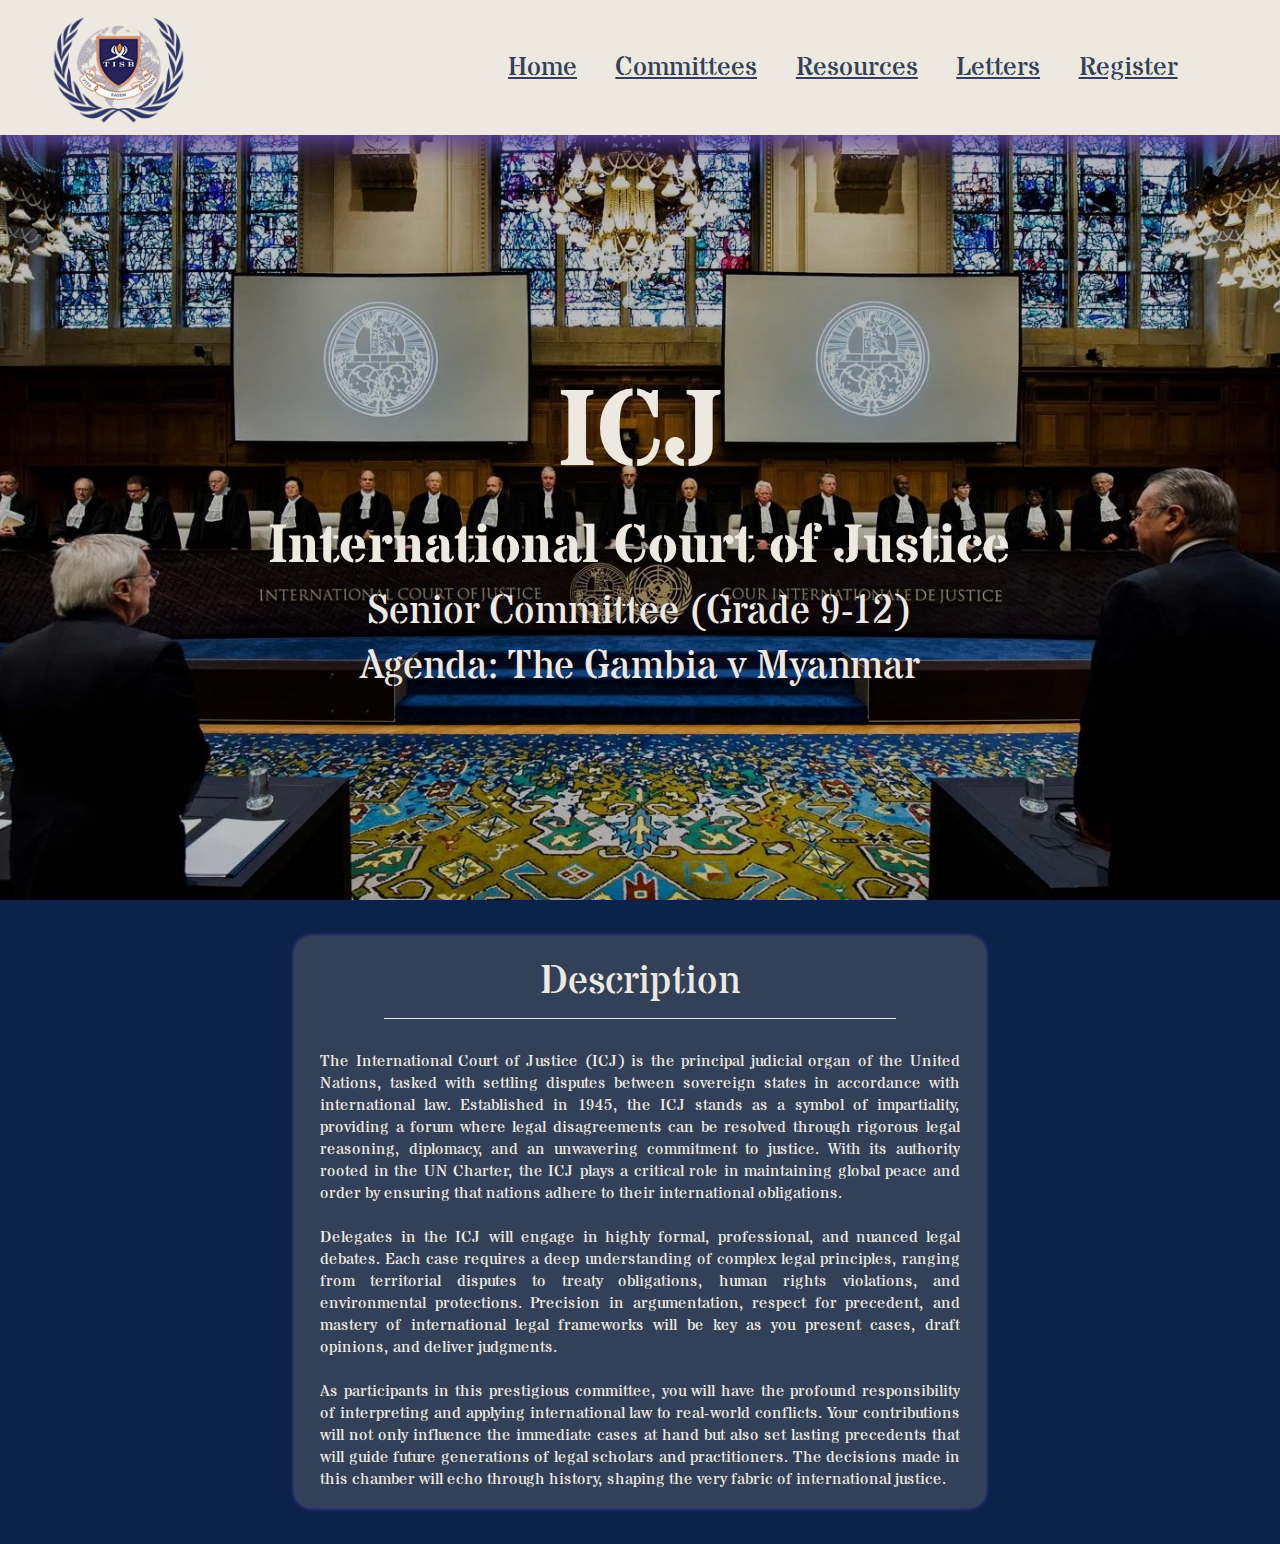
<file: committee/icj.html>
<!DOCTYPE html>
<html lang="en">
<head>
    <!-- Google tag (gtag.js) -->
    <script async src="https://www.googletagmanager.com/gtag/js?id=G-0DMDKBRGB9"></script>
    <script>
      window.dataLayer = window.dataLayer || [];
      function gtag(){dataLayer.push(arguments);}
      gtag('js', new Date());
    
      gtag('config', 'G-0DMDKBRGB9');
    </script>
    
    <meta charset="UTF-8">
    <meta name="viewport" content="width=device-width, initial-scale=1.0">
    <title>TISBMUN XXIV | ICJ</title>
    <link rel="stylesheet" href="/styles/global.css">
    <link rel="stylesheet" href="/styles/committee.css">

    <link rel="preconnect" href="https://fonts.googleapis.com">
    <link rel="preconnect" href="https://fonts.gstatic.com" crossorigin>
    <link href="https://fonts.googleapis.com/css2?family=EB+Garamond:ital,wght@0,400..800;1,400..800&family=Stardos+Stencil:wght@400;700&display=swap" rel="stylesheet">
</head>
<body>
    <script src="/main.js"></script>
    <div class="container commcontainer" id="icj">
        <div id="navbar">
            <div id="logoholder">
                <img src="/assets/logo_mun.webp" alt="TISBMUN Logo">
            </div>
            <div id="spacer"></div>
            <div id="linkholder">
                <a href="/">Home</a>
                <a href="/#committees">Committees</a>
                <a href="/#files">Resources</a>
                <a href="/#letters">Letters</a>
                <a href="https://events.tisb.org/mun/">Register</a>
            </div>
        </div>
        <div id="frontpage">
            <!-- <div><img src="/assets/comm_logos/AIPPM.png" alt="AIPPM Logo"></div> -->
            <div></div>
            <div>
                <h1>ICJ</h1>
                <h2>International Court of Justice</h2>
                <h3>Senior Committee (Grade 9-12)</h3>
                <h3>Agenda: The Gambia v Myanmar</h3>
            </div>
        </div>
    </div>
    <div class="container">
        <div class="container">
            <div class="article halfwidth letter" style="z-index: 3;">
                <h3>Description</h3>
                <div class="hl"></div>
                <p>
<br>
The International Court of Justice (ICJ) is the principal judicial organ of the United Nations,
tasked with settling disputes between sovereign states in accordance with international law.
Established in 1945, the ICJ stands as a symbol of impartiality, providing a forum where legal
disagreements can be resolved through rigorous legal reasoning, diplomacy, and an
unwavering commitment to justice. With its authority rooted in the UN Charter, the ICJ plays
a critical role in maintaining global peace and order by ensuring that nations adhere to their
international obligations.
<br><br>
Delegates in the ICJ will engage in highly formal, professional, and nuanced legal debates.
Each case requires a deep understanding of complex legal principles, ranging from territorial
disputes to treaty obligations, human rights violations, and environmental protections.
Precision in argumentation, respect for precedent, and mastery of international legal
frameworks will be key as you present cases, draft opinions, and deliver judgments.
<br><br>
As participants in this prestigious committee, you will have the profound responsibility of
interpreting and applying international law to real-world conflicts. Your contributions will not
only influence the immediate cases at hand but also set lasting precedents that will guide
future generations of legal scholars and practitioners. The decisions made in this chamber
will echo through history, shaping the very fabric of international justice.
                </p>
            </div>
        </div>
    </div>
</body>
</html>
</file>
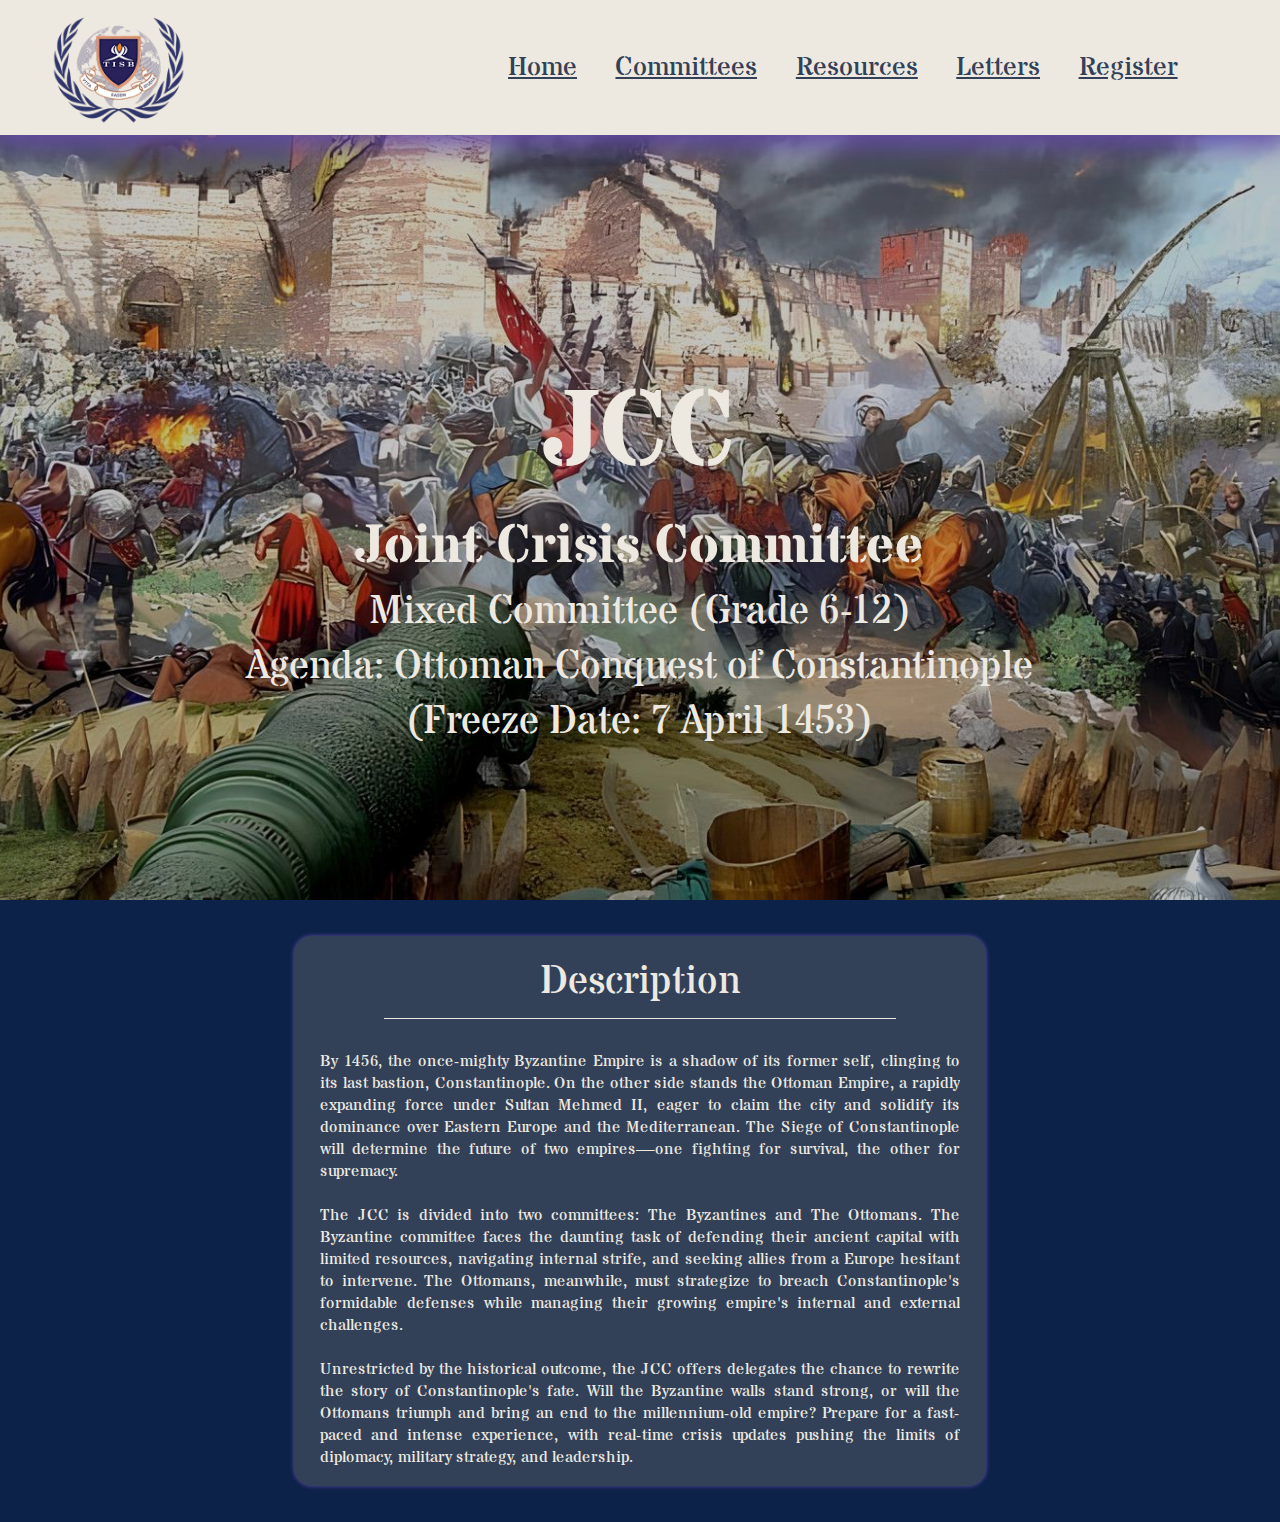
<file: committee/jcc.html>
<!DOCTYPE html>
<html lang="en">
<head>
    <!-- Google tag (gtag.js) -->
    <script async src="https://www.googletagmanager.com/gtag/js?id=G-0DMDKBRGB9"></script>
    <script>
      window.dataLayer = window.dataLayer || [];
      function gtag(){dataLayer.push(arguments);}
      gtag('js', new Date());
    
      gtag('config', 'G-0DMDKBRGB9');
    </script>
    
    <meta charset="UTF-8">
    <meta name="viewport" content="width=device-width, initial-scale=1.0">
    <title>TISBMUN XXIV | JCC</title>
    <link rel="stylesheet" href="/styles/global.css">
    <link rel="stylesheet" href="/styles/committee.css">

    <link rel="preconnect" href="https://fonts.googleapis.com">
    <link rel="preconnect" href="https://fonts.gstatic.com" crossorigin>
    <link href="https://fonts.googleapis.com/css2?family=EB+Garamond:ital,wght@0,400..800;1,400..800&family=Stardos+Stencil:wght@400;700&display=swap" rel="stylesheet">
</head>
<body>
    <script src="/main.js"></script>
    <div class="container commcontainer" id="jcc">
        <div id="navbar">
            <div id="logoholder">
                <img src="/assets/logo_mun.webp" alt="TISBMUN Logo">
            </div>
            <div id="spacer"></div>
            <div id="linkholder">
                <a href="/">Home</a>
                <a href="/#committees">Committees</a>
                <a href="/#files">Resources</a>
                <a href="/#letters">Letters</a>
                <a href="https://events.tisb.org/mun/">Register</a>
            </div>
        </div>
        <div id="frontpage">
            <!-- <div><img src="/assets/comm_logos/AIPPM.png" alt="AIPPM Logo"></div> -->
            <div></div>
            <div>
                <h1>JCC</h1>
                <h2> Joint Crisis Committee</h2>
                <h3>Mixed Committee (Grade 6-12)</h3>
                <h3>Agenda: Ottoman Conquest of Constantinople (Freeze Date: 7 April 1453)</h3>
            </div>
        </div>
    </div>
    <div class="container">
        <div class="container">
            <div class="article halfwidth letter" style="z-index: 3;">
                <h3>Description</h3>
                <div class="hl"></div>
                <p>
<br>
By 1456, the once-mighty Byzantine Empire is a shadow of its former self, clinging to its last
bastion, Constantinople. On the other side stands the Ottoman Empire, a rapidly expanding
force under Sultan Mehmed II, eager to claim the city and solidify its dominance over Eastern
Europe and the Mediterranean. The Siege of Constantinople will determine the future of two
empires—one fighting for survival, the other for supremacy.
<br><br>
The JCC is divided into two committees: The Byzantines and The Ottomans. The Byzantine
committee faces the daunting task of defending their ancient capital with limited resources,
navigating internal strife, and seeking allies from a Europe hesitant to intervene. The
Ottomans, meanwhile, must strategize to breach Constantinople's formidable defenses while
managing their growing empire's internal and external challenges.
<br><br>
Unrestricted by the historical outcome, the JCC offers delegates the chance to rewrite the
story of Constantinople's fate. Will the Byzantine walls stand strong, or will the Ottomans
triumph and bring an end to the millennium-old empire? Prepare for a fast-paced and intense
experience, with real-time crisis updates pushing the limits of diplomacy, military strategy,
and leadership.
                </p>
            </div>
        </div>
    </div>
</body>
</html>
</file>
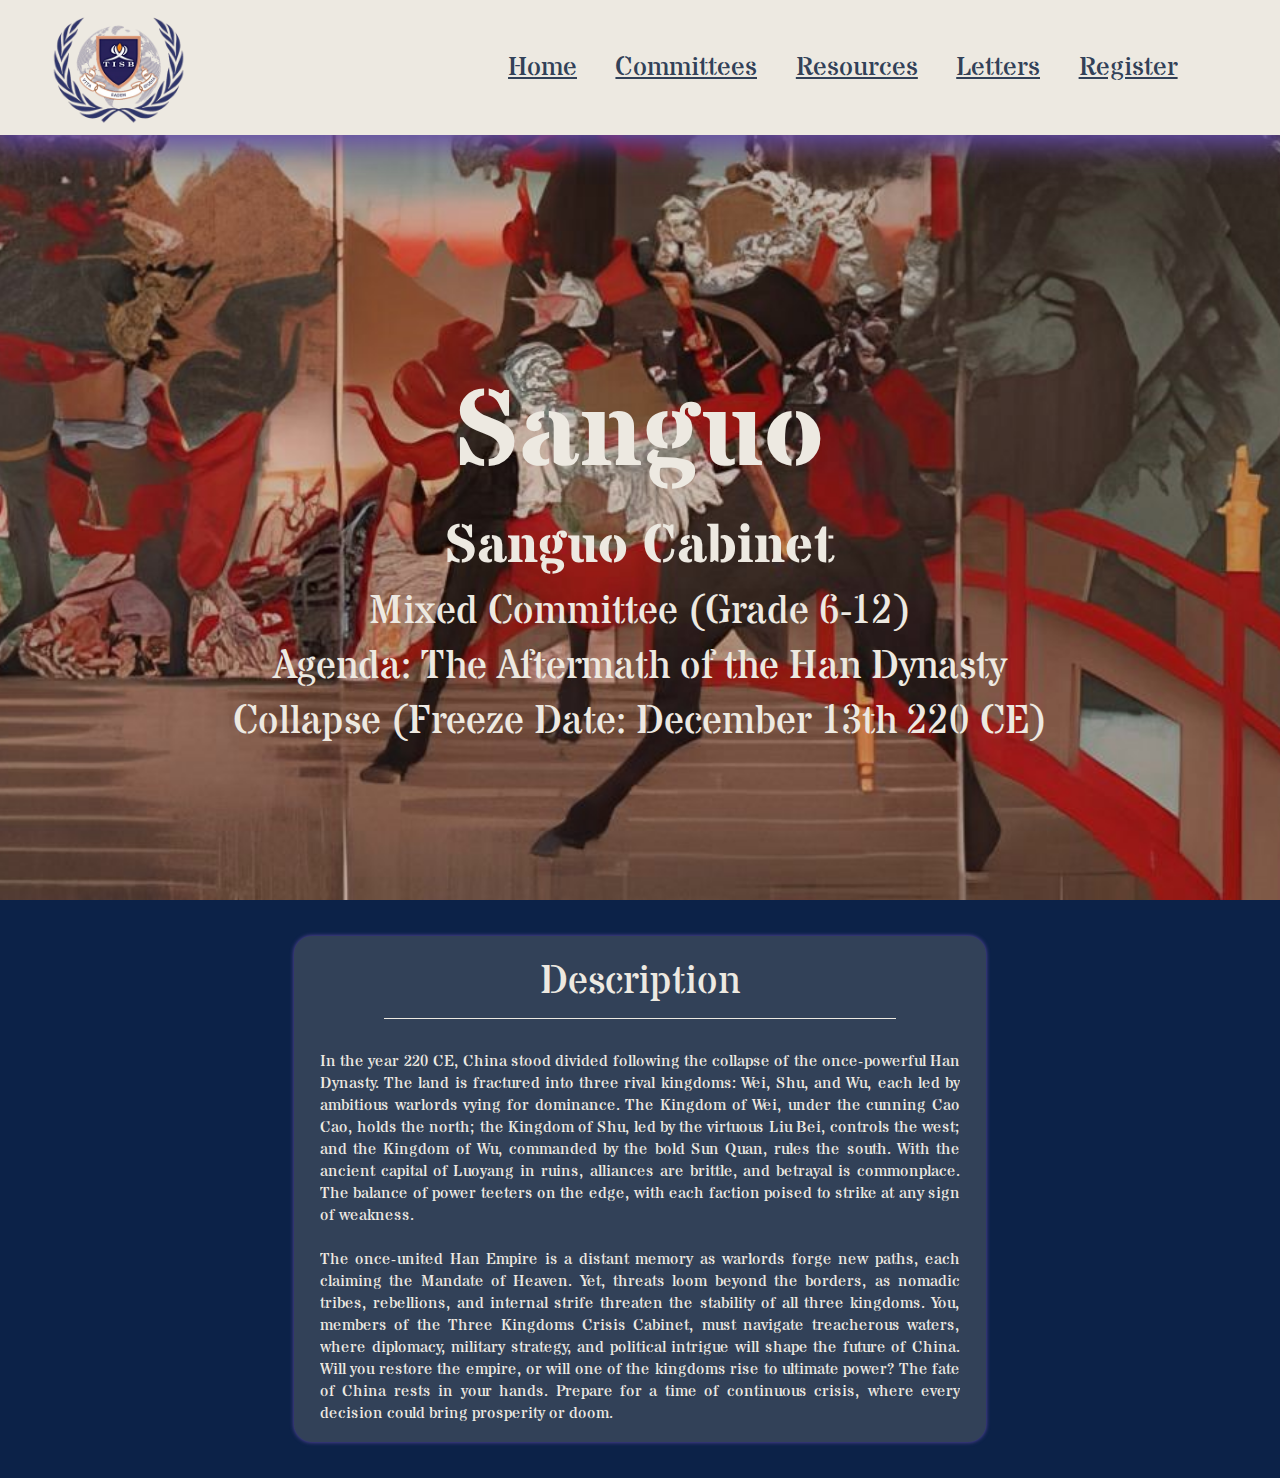
<file: committee/sanguo.html>
<!DOCTYPE html>
<html lang="en">
<head>
    <!-- Google tag (gtag.js) -->
    <script async src="https://www.googletagmanager.com/gtag/js?id=G-0DMDKBRGB9"></script>
    <script>
      window.dataLayer = window.dataLayer || [];
      function gtag(){dataLayer.push(arguments);}
      gtag('js', new Date());
    
      gtag('config', 'G-0DMDKBRGB9');
    </script>
    
    <meta charset="UTF-8">
    <meta name="viewport" content="width=device-width, initial-scale=1.0">
    <title>TISBMUN XXIV | Sanguo</title>
    <link rel="stylesheet" href="/styles/global.css">
    <link rel="stylesheet" href="/styles/committee.css">

    <link rel="preconnect" href="https://fonts.googleapis.com">
    <link rel="preconnect" href="https://fonts.gstatic.com" crossorigin>
    <link href="https://fonts.googleapis.com/css2?family=EB+Garamond:ital,wght@0,400..800;1,400..800&family=Stardos+Stencil:wght@400;700&display=swap" rel="stylesheet">
</head>
<body>
    <script src="/main.js"></script>
    <div class="container commcontainer" id="sanguo">
        <div id="navbar">
            <div id="logoholder">
                <img src="/assets/logo_mun.webp" alt="TISBMUN Logo">
            </div>
            <div id="spacer"></div>
            <div id="linkholder">
                <a href="/">Home</a>
                <a href="/#committees">Committees</a>
                <a href="/#files">Resources</a>
                <a href="/#letters">Letters</a>
                <a href="https://events.tisb.org/mun/">Register</a>
            </div>
        </div>
        <div id="frontpage">
            <!-- <div><img src="/assets/comm_logos/AIPPM.png" alt="AIPPM Logo"></div> -->
            <div></div>
            <div>
                <h1>Sanguo</h1>
                <h2>Sanguo Cabinet</h2>
                <h3>Mixed Committee (Grade 6-12)</h3>
                <h3>Agenda: The Aftermath of the Han Dynasty Collapse (Freeze Date: December 13th 220 CE)</h3>
            </div>
        </div>
    </div>
    <div class="container">
        <div class="container">
            <div class="article halfwidth letter" style="z-index: 3;">
                <h3>Description</h3>
                <div class="hl"></div>
                <p>
<br>
In the year 220 CE, China stood divided following the collapse of the once-powerful Han
Dynasty. The land is fractured into three rival kingdoms: Wei, Shu, and Wu, each led by
ambitious warlords vying for dominance. The Kingdom of Wei, under the cunning Cao Cao,
holds the north; the Kingdom of Shu, led by the virtuous Liu Bei, controls the west; and the
Kingdom of Wu, commanded by the bold Sun Quan, rules the south. With the ancient capital
of Luoyang in ruins, alliances are brittle, and betrayal is commonplace. The balance of power
teeters on the edge, with each faction poised to strike at any sign of weakness.
<br><br>
The once-united Han Empire is a distant memory as warlords forge new paths, each claiming
the Mandate of Heaven. Yet, threats loom beyond the borders, as nomadic tribes, rebellions,
and internal strife threaten the stability of all three kingdoms. You, members of the Three
Kingdoms Crisis Cabinet, must navigate treacherous waters, where diplomacy, military
strategy, and political intrigue will shape the future of China. Will you restore the empire, or
will one of the kingdoms rise to ultimate power? The fate of China rests in your hands.
Prepare for a time of continuous crisis, where every decision could bring prosperity or doom.
                </p>
            </div>
        </div>
    </div>
</body>
</html>
</file>
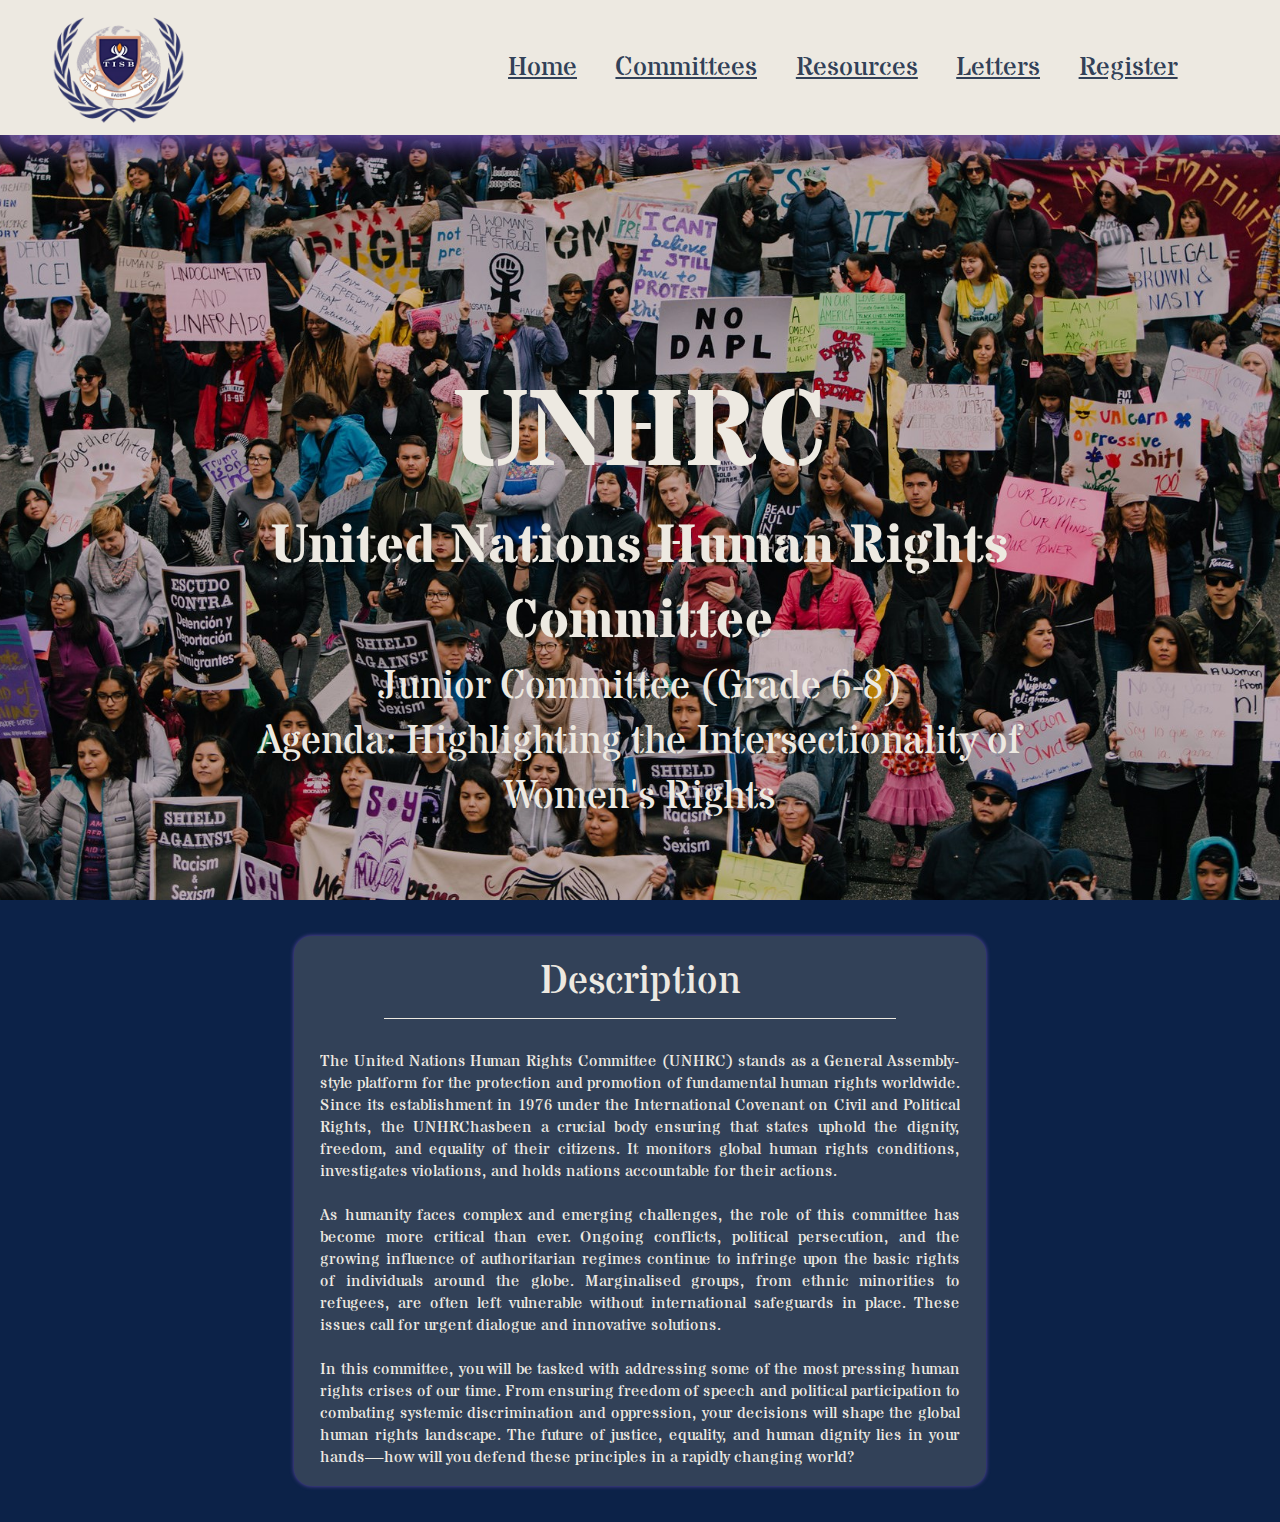
<file: committee/unhrc.html>
<!DOCTYPE html>
<html lang="en">
<head>
    <!-- Google tag (gtag.js) -->
    <script async src="https://www.googletagmanager.com/gtag/js?id=G-0DMDKBRGB9"></script>
    <script>
      window.dataLayer = window.dataLayer || [];
      function gtag(){dataLayer.push(arguments);}
      gtag('js', new Date());
    
      gtag('config', 'G-0DMDKBRGB9');
    </script>
    
    <meta charset="UTF-8">
    <meta name="viewport" content="width=device-width, initial-scale=1.0">
    <title>TISBMUN XXIV | UNHRC</title>
    <link rel="stylesheet" href="/styles/global.css">
    <link rel="stylesheet" href="/styles/committee.css">

    <link rel="preconnect" href="https://fonts.googleapis.com">
    <link rel="preconnect" href="https://fonts.gstatic.com" crossorigin>
    <link href="https://fonts.googleapis.com/css2?family=EB+Garamond:ital,wght@0,400..800;1,400..800&family=Stardos+Stencil:wght@400;700&display=swap" rel="stylesheet">
</head>
<body>
    <script src="/main.js"></script>
    <div class="container commcontainer" id="unhrc">
        <div id="navbar">
            <div id="logoholder">
                <img src="/assets/logo_mun.webp" alt="TISBMUN Logo">
            </div>
            <div id="spacer"></div>
            <div id="linkholder">
                <a href="/">Home</a>
                <a href="/#committees">Committees</a>
                <a href="/#files">Resources</a>
                <a href="/#letters">Letters</a>
                <a href="https://events.tisb.org/mun/">Register</a>
            </div>
        </div>
        <div id="frontpage">
            <!-- <div><img src="/assets/comm_logos/AIPPM.png" alt="AIPPM Logo"></div> -->
            <div></div>
            <div>
                <h1>UNHRC</h1>
                <h2>United Nations Human Rights Committee</h2>
                <h3>Junior Committee (Grade 6-8)</h3>
                <h3>Agenda: Highlighting the Intersectionality of Women's Rights</h3>
            </div>
        </div>
    </div>
    <div class="container">
        <div class="container">
            <div class="article halfwidth letter" style="z-index: 3;">
                <h3>Description</h3>
                <div class="hl"></div>
                <p>
<br>
The United Nations Human Rights Committee (UNHRC) stands as a General Assembly-style
platform for the protection and promotion of fundamental human rights worldwide. Since its
establishment in 1976 under the International Covenant on Civil and Political Rights, the
UNHRChasbeen a crucial body ensuring that states uphold the dignity, freedom, and
equality of their citizens. It monitors global human rights conditions, investigates violations,
and holds nations accountable for their actions.
<br><br>
As humanity faces complex and emerging challenges, the role of this committee has become
more critical than ever. Ongoing conflicts, political persecution, and the growing influence of
authoritarian regimes continue to infringe upon the basic rights of individuals around the
globe. Marginalised groups, from ethnic minorities to refugees, are often left vulnerable
without international safeguards in place. These issues call for urgent dialogue and innovative
solutions.
<br><br>
In this committee, you will be tasked with addressing some of the most pressing human rights
crises of our time. From ensuring freedom of speech and political participation to combating
systemic discrimination and oppression, your decisions will shape the global human rights
landscape. The future of justice, equality, and human dignity lies in your hands—how will
you defend these principles in a rapidly changing world?
                </p>
            </div>
        </div>
    </div>
</body>
</html>
</file>
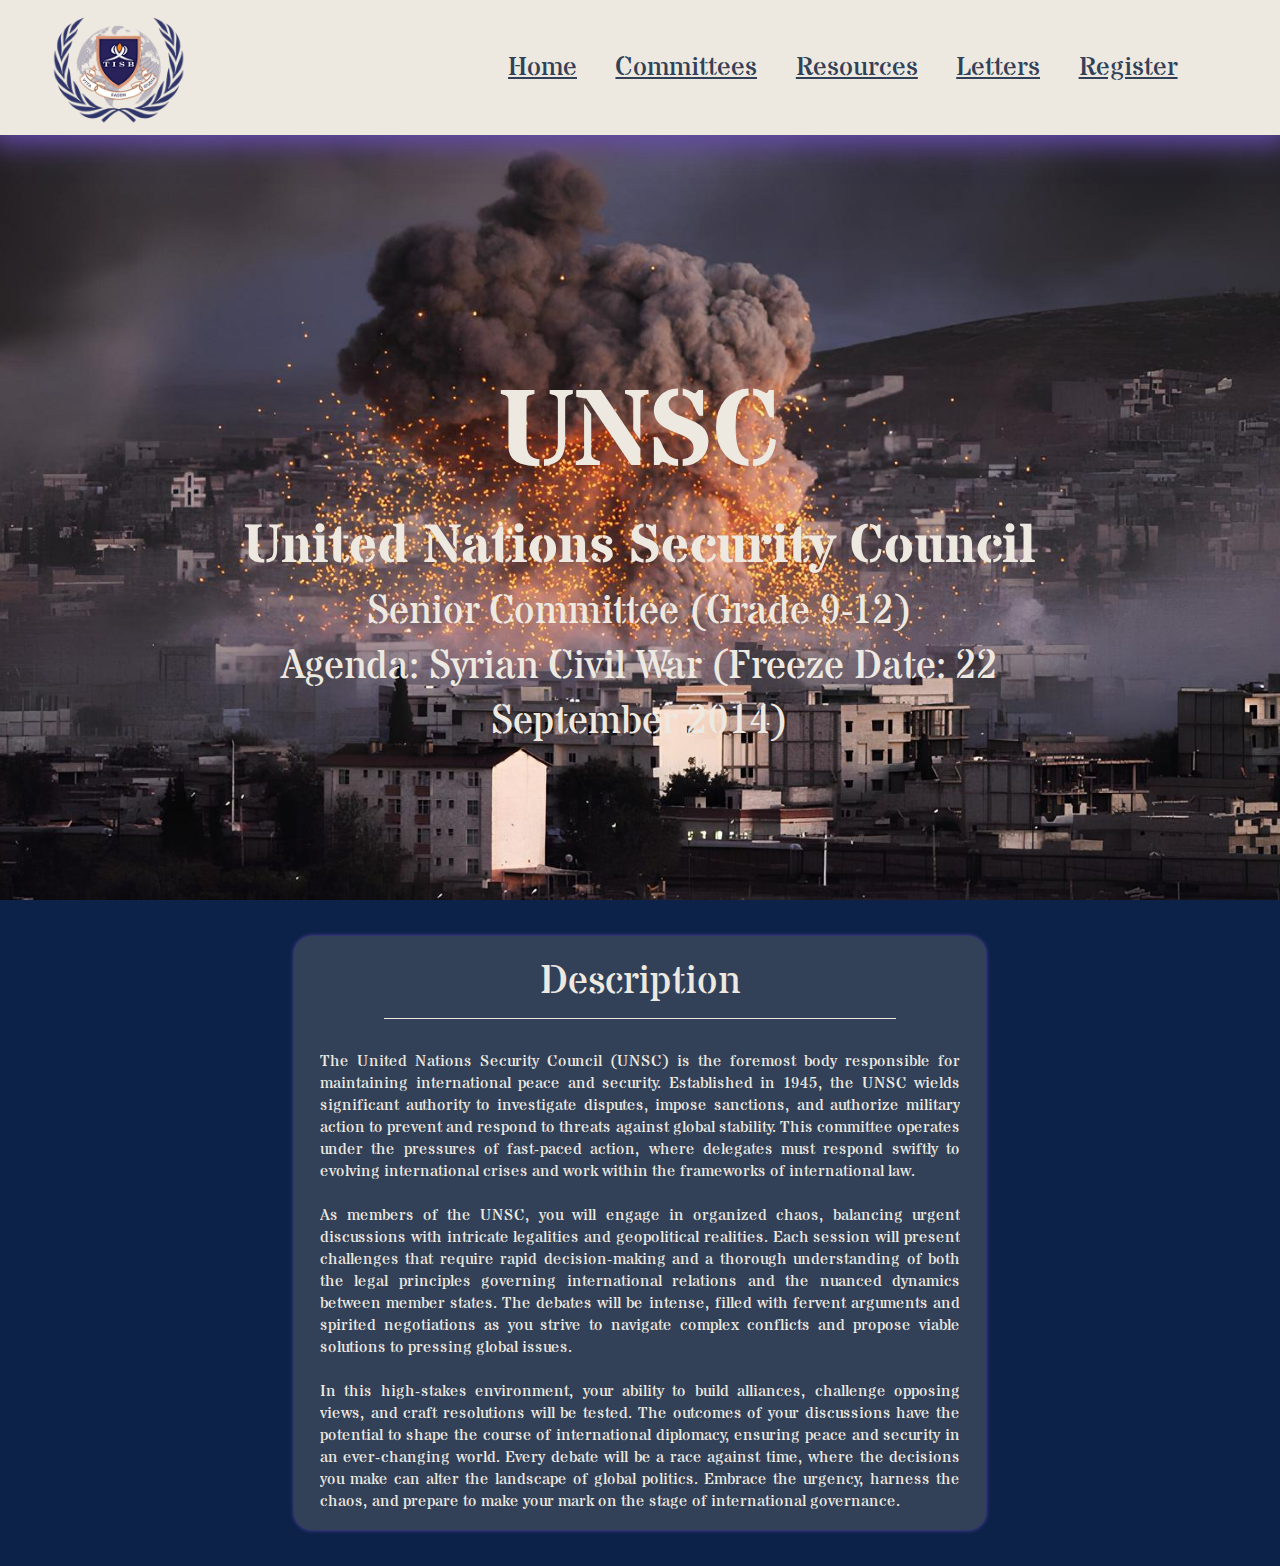
<file: committee/unsc.html>
<!DOCTYPE html>
<html lang="en">
<head>
    <!-- Google tag (gtag.js) -->
    <script async src="https://www.googletagmanager.com/gtag/js?id=G-0DMDKBRGB9"></script>
    <script>
      window.dataLayer = window.dataLayer || [];
      function gtag(){dataLayer.push(arguments);}
      gtag('js', new Date());
    
      gtag('config', 'G-0DMDKBRGB9');
    </script>
    
    <meta charset="UTF-8">
    <meta name="viewport" content="width=device-width, initial-scale=1.0">
    <title>TISBMUN XXIV | UNSC</title>
    <link rel="stylesheet" href="/styles/global.css">
    <link rel="stylesheet" href="/styles/committee.css">

    <link rel="preconnect" href="https://fonts.googleapis.com">
    <link rel="preconnect" href="https://fonts.gstatic.com" crossorigin>
    <link href="https://fonts.googleapis.com/css2?family=EB+Garamond:ital,wght@0,400..800;1,400..800&family=Stardos+Stencil:wght@400;700&display=swap" rel="stylesheet">
</head>
<body>
    <script src="/main.js"></script>
    <div class="container commcontainer" id="unsc">
        <div id="navbar">
            <div id="logoholder">
                <img src="/assets/logo_mun.webp" alt="TISBMUN Logo">
            </div>
            <div id="spacer"></div>
            <div id="linkholder">
                <a href="/">Home</a>
                <a href="/#committees">Committees</a>
                <a href="/#files">Resources</a>
                <a href="/#letters">Letters</a>
                <a href="https://events.tisb.org/mun/">Register</a>
            </div>
        </div>
        <div id="frontpage">
            <!-- <div><img src="/assets/comm_logos/AIPPM.png" alt="AIPPM Logo"></div> -->
            <div></div>
            <div>
                <h1>UNSC</h1>
                <h2>United Nations Security Council</h2>
                <h3>Senior Committee (Grade 9-12)</h3>
                <h3>Agenda: Syrian Civil War (Freeze Date: 22 September 2014)</h3>
            </div>
        </div>
    </div>
    <div class="container">
        <div class="container">
            <div class="article halfwidth letter" style="z-index: 3;">
                <h3>Description</h3>
                <div class="hl"></div>
                <p>
<br>
The United Nations Security Council (UNSC) is the foremost body responsible for
maintaining international peace and security. Established in 1945, the UNSC wields
significant authority to investigate disputes, impose sanctions, and authorize military action
to prevent and respond to threats against global stability. This committee operates under the
pressures of fast-paced action, where delegates must respond swiftly to evolving international
crises and work within the frameworks of international law.
<br><br>
As members of the UNSC, you will engage in organized chaos, balancing urgent discussions
with intricate legalities and geopolitical realities. Each session will present challenges that
require rapid decision-making and a thorough understanding of both the legal principles
governing international relations and the nuanced dynamics between member states. The
debates will be intense, filled with fervent arguments and spirited negotiations as you strive
to navigate complex conflicts and propose viable solutions to pressing global issues.
<br><br>
In this high-stakes environment, your ability to build alliances, challenge opposing views,
and craft resolutions will be tested. The outcomes of your discussions have the potential to
shape the course of international diplomacy, ensuring peace and security in an ever-changing
world. Every debate will be a race against time, where the decisions you make can alter the
landscape of global politics. Embrace the urgency, harness the chaos, and prepare to make
your mark on the stage of international governance.
                </p>
            </div>
        </div>
    </div>
</body>
</html>
</file>
<file: styles/global.css>
:root {
    --col-bg-1: #0c2248;
    --col-bg-2: #324158;
    --col-bg-3: #ede9e1;
    --col-bg-4: #000e25;
    --col-fg-1: #ede9e1;
    --col-fg-2: #324158;
    --col-ac-1: #654bad;
}

* {
    margin: 0;
    color: var(--col-fg-1);
    overflow-x: hidden;
    font-family: "EB Garamond", serif;
}

body {
    width: 100vw;
    margin: 0;
    background-color: var(--col-bg-1);
    display: grid;
}

h1 {
    text-decoration: none;
    text-align: center;
    font-size: 8.2vh;
}

h2 {
    text-decoration: none;
    text-align: center;
    font-size: 4.4vh;
}

h3 {
    text-decoration: none;
    font-weight: 20;
    text-align: center;
    font-size: 4.4vh;
}

h4 {
    text-decoration: none;
    font-weight: 20;
    text-align: center;
    font-size: 3vh;
}

p {
    text-align: justify;
}

img {
    height: 100%;
}

table {
    width: fit-content;
    justify-self: center;
}

th {
    padding: 1vh 1vw;
}

th.leftcol > h4 {
    text-align: right;
}

th.rightcol > a > h4 {
    text-align: left;
}

.container {
    width: 100vw;
    height: fit-content;
    display: grid;
}

.container > .letter {
    grid-row: 1;
    grid-column: 1;
}

.article {
    background-color: var(--col-bg-2);
    border-radius: 2vmin;
    justify-self: center;
    padding: 2vh 2vw;
    margin: 4vh 0vw;
    /* display: grid; */
    box-shadow: 0 0 0.5vh 0vh var(--col-ac-1);
}

.article.halfwidth {
    width: 50%;
}

.glowy {
    font-weight: bold;
    text-shadow: 0 0 2vh var(--col-ac-1), 0 0 2vh var(--col-ac-1);
}

.hl {
    background-color: var(--col-fg-1);
    width: 80%;
    height: 0.1vh;
    justify-self: center;
    margin: 1vh 10%;
}

.vl {
    background-color: var(--col-fg-1);
    width: 0.1vh;
    height: 80%;
    align-self: center;
    margin-top: 1vh;
    margin-bottom: 1vh;
}

#frontpagecontainer {
    background-image: url("/assets/bg.webp");
    background-size: cover;
    background-position: center;
}

#navbar {
    width: 100%;
    height: 15vh;
    background-color: var(--col-bg-3);
    box-shadow: 0 0 3vh 1vh var(--col-ac-1);
    display: flex;
}

#navbar > #logoholder {
    height: 100%;
    justify-self: left;
    padding: 0 4vw;
    overflow: hidden;
}

#navbar > #spacer {
    flex-grow: 1;
}

#navbar > #linkholder {
    height: 100%;
    justify-self: right;
    padding: 0 8vw;
    display: flex;
}

#navbar > #linkholder > * {
    color: var(--col-fg-2);
    font-size: 3vh;
    padding-left: 3vw;
    align-self: center;
    text-align: center;
}

#frontpage {
    width: 100%;
    height: 85vh;
    display: grid;
    grid-template-rows: 45vh 40vh;
    justify-self: center;
}

#frontpage>* {
    width: fit-content;
    justify-self: center;
    overflow: hidden;
}

#frontpage>*>div#buttondiv {
    display: grid;
    justify-items: center;
}

#frontpage>*>div#buttondiv>a>button {
    margin: 3vh 0;
    padding: 1vh 2vw;
    color: var(--col-fg-2);
    background-color: var(--col-bg-3);
    box-shadow: 0 0 20% 0 var(--col-ac-1);
    font-size: 2em;
    font-weight: lighter;
}

@keyframes btnhover {
    from {
        color: var(--col-fg-2);
        background-color: var(--col-bg-3);
    }
    to {
        background-color: var(--col-bg-2);
        color: var(--col-fg-1);
    }
}

#frontpage>*>div#buttondiv>a>button:hover {
    animation-name: btnhover;
    animation-duration: 0.1s;
    animation-fill-mode: forwards;
}

#cont_comm_logos {
    display: flex;
    flex-wrap: wrap;
    justify-content: center;
    padding: 5vh 15vw;
    width: 70%;
}

#cont_comm_logos > a {
    height: 20vh;
    width: calc(max(20%, 20vh));
    display: grid;
    overflow: hidden;
}

#cont_comm_logos > a > img {
    align-self: center;
    justify-self: center;
    height: 300%;
}

#cont_files {
    display: flex;
    flex-wrap: wrap;
    justify-content: space-around;
    padding: 5vh 15vw;
    width: 70%;
}

#cont_files > div {
    width: 40%;
    display: grid;
    overflow: hidden;
    padding: 5vh 3vw;
}

#cont_files > div > * {
    width: 100%;
    text-align: center;
    justify-self: center;
    grid-column: 1;
}

#cont_files > div > embed {
    aspect-ratio: 0.707;
}

#footercontainer {
    background-color: var(--col-bg-4);
    padding: 5vh 0;
}

@media screen and (max-aspect-ratio: 1) {
    h1 {
        text-decoration: none;
        text-align: center;
        font-size: 5vh;
    }
    
    h2 {
        text-decoration: none;
        text-align: center;
        font-size: 3vh;
    }
    
    h3 {
        text-decoration: none;
        font-weight: 20;
        text-align: center;
        font-size: 2.8vh;
    }
    
    h4 {
        text-decoration: none;
        font-weight: 20;
        text-align: center;
        font-size: 2vh;
    }

    .container {
        width: 100vw;
        height: fit-content;
        display: grid;
    }
    
    .container > .letter {
        grid-row: 1;
        grid-column: 1;
    }
    
    .article {
        background-color: var(--col-bg-2);
        border-radius: 2vmin;
        justify-self: center;
        padding: 2vh 2vw;
        margin: 4vh 0vw;
        box-shadow: 0 0 0.5vh 0vh var(--col-ac-1);
    }
    
    .article.halfwidth {
        width: 85%;
    }

    .letter {
        transform: none !important;
    }
    
    #navbar {
        width: 100%;
        height: 10vh;
        background-color: var(--col-bg-3);
        box-shadow: 0 0 3vh 1vh var(--col-ac-1);
        display: flex;
    }
    
    #navbar > #logoholder, #navbar > #spacer {
        display: none;
    }

    #navbar > #linkholder {
        width: 100%;
    }

    #navbar > #linkholder > * {
        flex-grow: 2;
        font-size: 2vh;
        padding: 0;
        align-self: center;
    }

    #frontpage {
        width: 100vw;
        height: 80vh;
        display: grid;
        grid-template-rows: 35vh 45vh;
        padding-top: 10vh;
    }
    
    #frontpage>* {
        width: 100%;
        justify-self: center;
        overflow: hidden;
        grid-column: 1;
        text-align: center;
    }

    #frontpage>*>div#buttondiv {
        display: grid;
        justify-items: center;
    }
    
    #cont_comm_logos > a {
        height: 16vh;
        width: calc(max(20%, 16vh));
        display: grid;
        overflow: hidden;
    }
    
    #cont_comm_logos > a > img {
        align-self: center;
        justify-self: center;
        height: 300%;
    }

    #cont_files {
        display: grid;
        padding: 5vh 0;
        width: 95%;
    }
    
    #cont_files > div {
        width: 100%;
        padding: 3vh 0;
    }

    #cont_files > div > a > h4 {
        font-size: 3vh;
    }
}
</file>
<file: styles/committee.css>
* {
    margin: 0;
    color: var(--col-fg-1);
    overflow-x: hidden;
    font-family: 'Stardos Stencil', system-ui;
}

h1 {
    text-decoration: none;
    text-align: center;
    font-size: 12vh;
    font-weight: 700;
}

h2 {
    text-decoration: none;
    text-align: center;
    font-size: 6vh;
    font-weight: 700;
}

h3 {
    text-decoration: none;
    text-align: center;
    font-size: 4.4vh;
    font-weight: 100;
}

div:has(img) {
    overflow: hidden;
}

.commcontainer#aippm {
    background-image: url("/assets/comm_bgs/aippm.jpg");
    background-size: cover;
    background-position: center;
}

.commcontainer#cc {
    background-image: url("/assets/comm_bgs/cc.jpg");
    background-size: cover;
    background-position: center;
}

.commcontainer#disec {
    background-image: url("/assets/comm_bgs/disec.jpg");
    background-size: cover;
    background-position: center;
}

.commcontainer#fga {
    background-image: url("/assets/comm_bgs/fga.jpg");
    background-size: cover;
    background-position: center;
}

.commcontainer#fifa {
    background-image: url("/assets/comm_bgs/fifa.jpg");
    background-size: cover;
    background-position: center;
}

.commcontainer#icj {
    background-image: url("/assets/comm_bgs/icj.jpg");
    background-size: cover;
    background-position: center;
}

.commcontainer#jcc {
    background-image: url("/assets/comm_bgs/jcc.jpg");
    background-size: cover;
    background-position: center;
}

.commcontainer#sanguo {
    background-image: url("/assets/comm_bgs/sanguo.jpg");
    background-size: cover;
    background-position: center;
}

.commcontainer#unhrc {
    background-image: url("/assets/comm_bgs/unhrc.jpg");
    background-size: cover;
    background-position: center;
}

.commcontainer#unsc {
    background-image: url("/assets/comm_bgs/unsc.jpg");
    background-size: cover;
    background-position: center;
}

#frontpage {
    grid-template-rows: 25vh 60vh;
}

#frontpage>* {
    width: 66%;
    justify-self: center;
    overflow: hidden;
    height: fit-content;
}

#frontpage>*>img {
    height: 100%;
}

@media screen and (max-aspect-ratio: 1) {
    h1 {
        text-decoration: none;
        text-align: center;
        font-size: 6vh;
        font-weight: 700;
    }
    
    h2 {
        text-decoration: none;
        text-align: center;
        font-size: 4vh;
        font-weight: 700;
    }
    
    h3 {
        text-decoration: none;
        text-align: center;
        font-size: 3vh;
        font-weight: 100;
    }

    #frontpage {
        grid-template-rows: 20vh 60vh;
    }
    
    #frontpage>* {
        width: 90%;
        justify-self: center;
        overflow: hidden;
        height: fit-content;
    }
}
</file>
